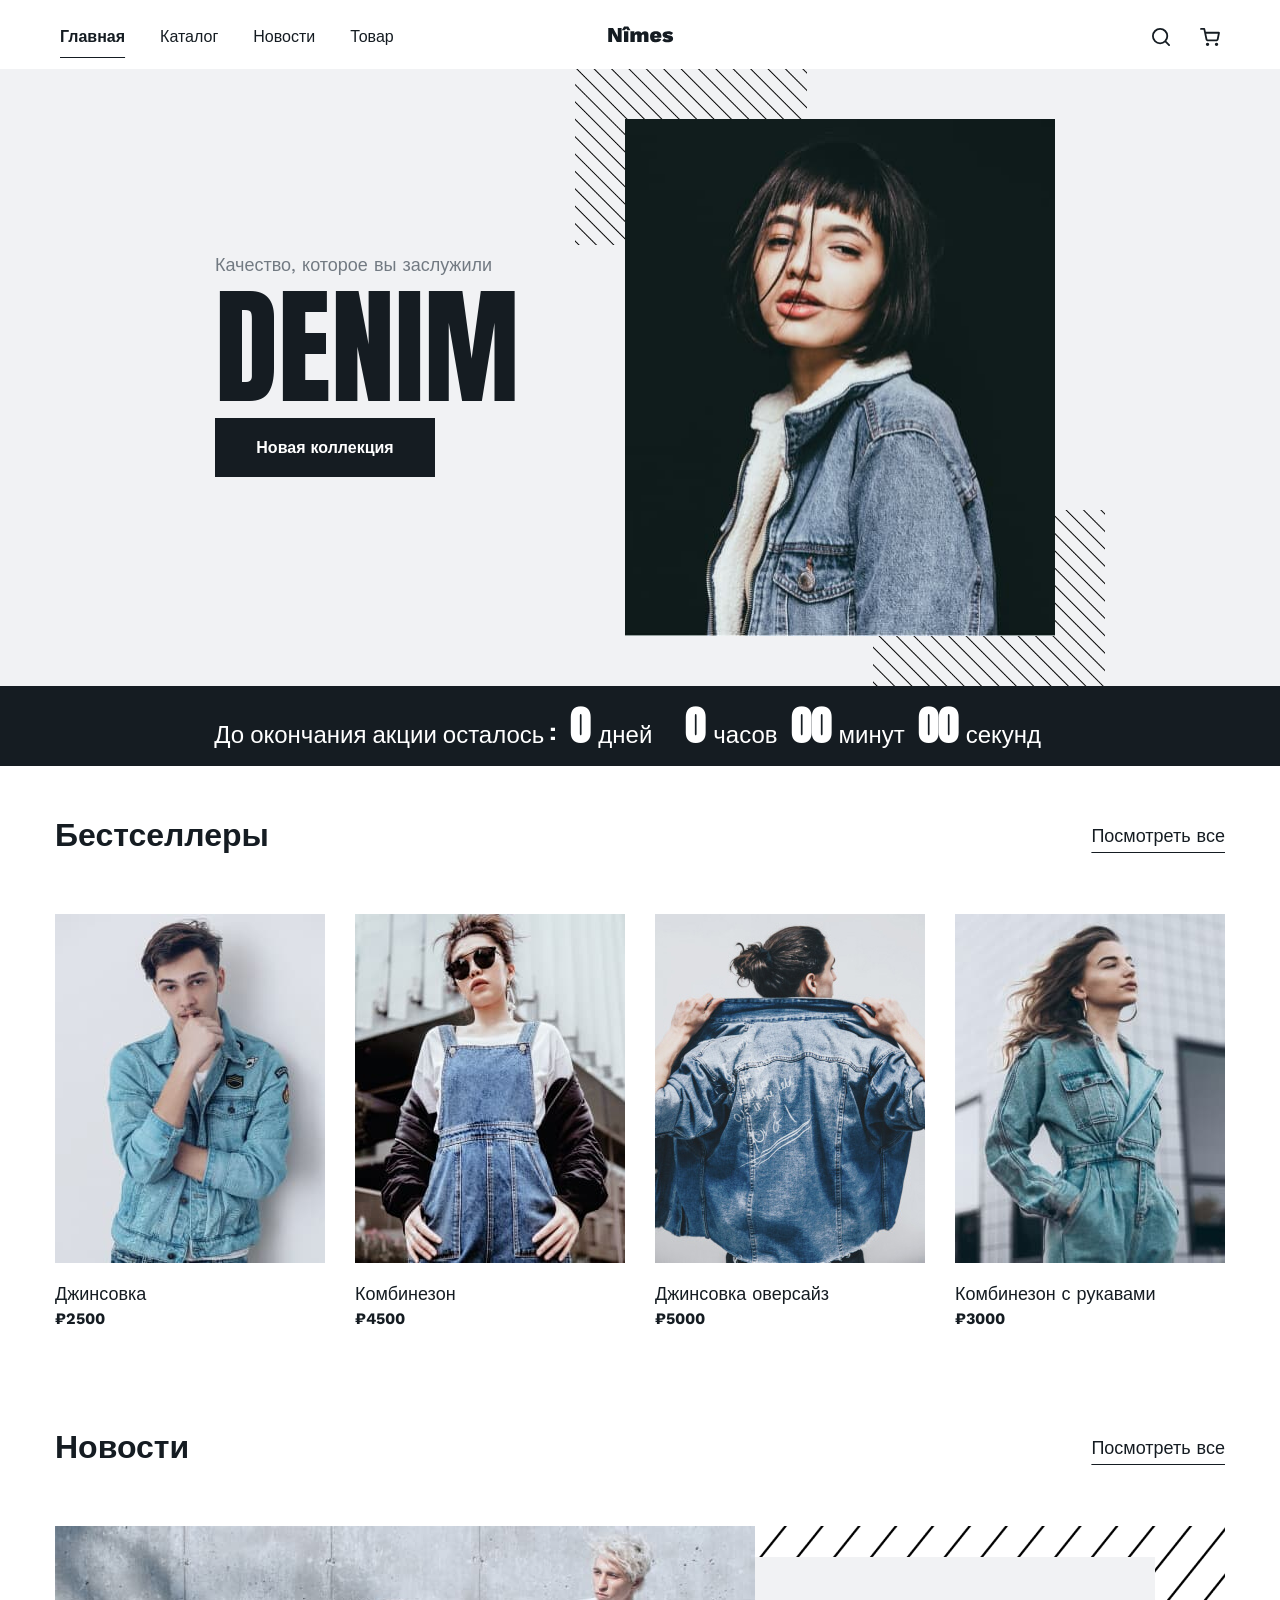
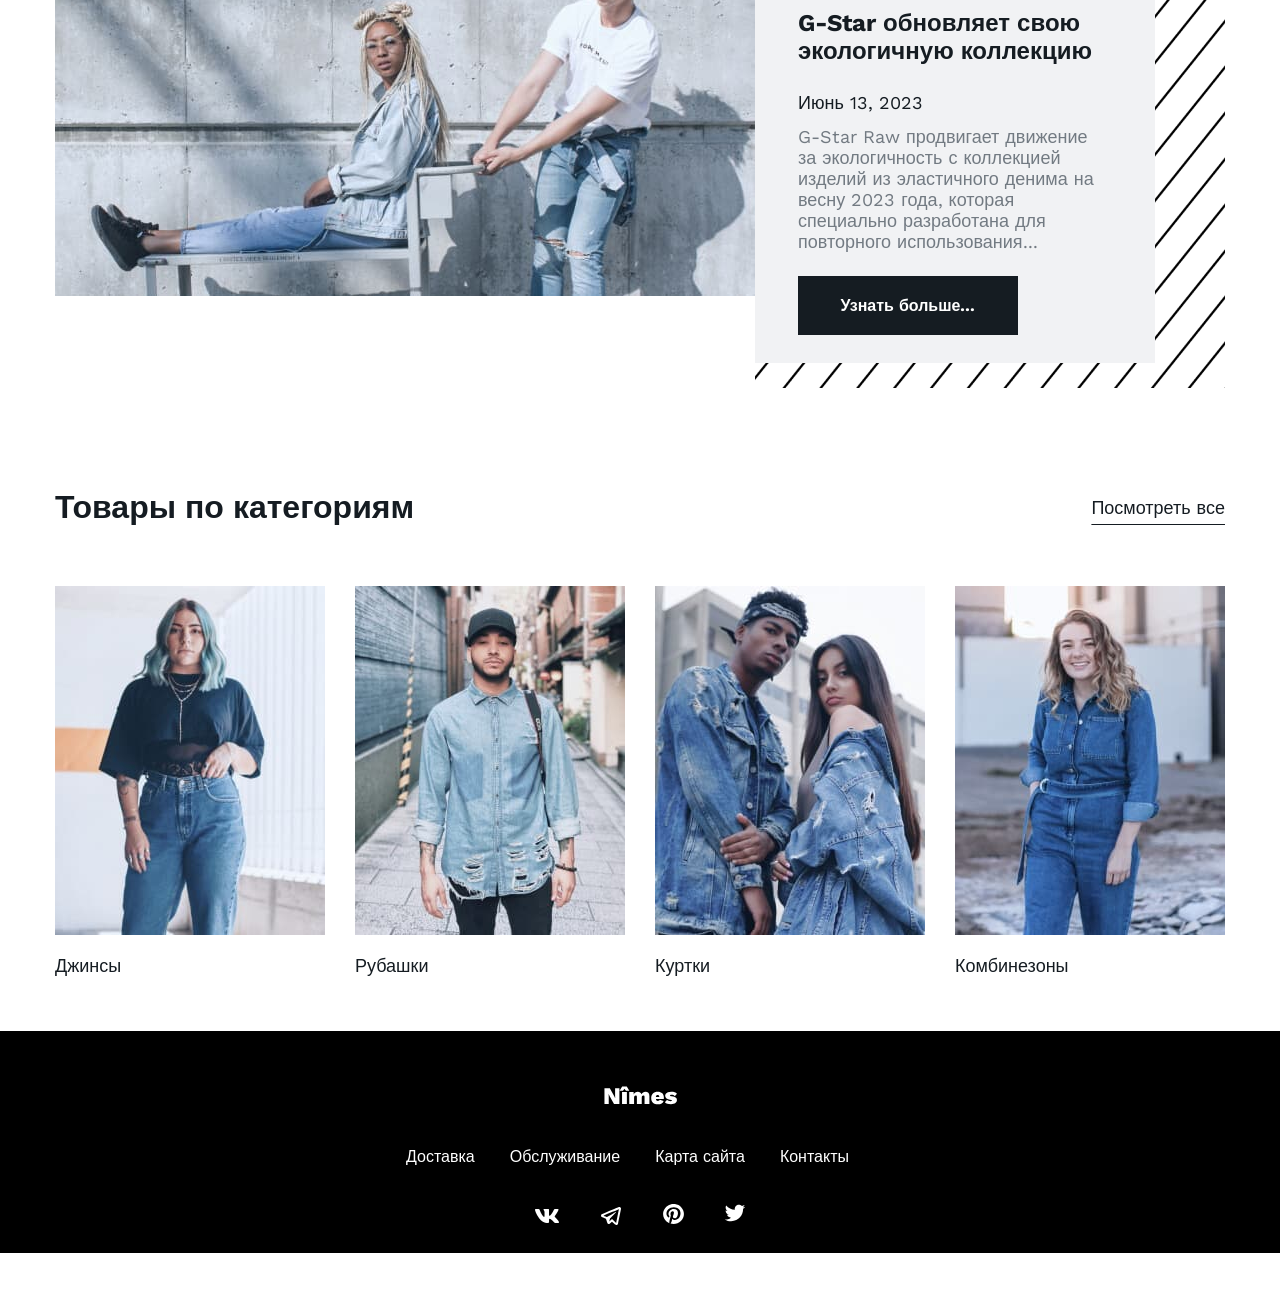
<file: index.html>
<!DOCTYPE html>
<html lang="ru">

<head>
    <meta charset="utf-8">
    <meta name="viewport" content="width=device-width, initial-scale=1">
    <title>Магазин джинсовой одежды Nimes</title>
    <meta name="description"
        content="Официальный сайт магазина джинсовой одежды фирмы Nimes. Каталог женской, мужской и детской одежды.">
    <link rel="stylesheet" href="css/style.css">
    <script src="js/jquery-3.7.0.min.js"></script>
    <script src="js/main.js"></script>
    <script src="js/index.js"></script>

</head>

<body>
    <header class="main-header">
        <nav class="main-header__navigation container">
            <ul class="navigation__list">
                <li class="navigation__item navigation__item--active"><a class="navigation__link"
                        href="index.html">Главная</a></li>
                <li class="navigation__item"><a class="navigation__link" href="catalog.html">Каталог</a></li>
                <li class="navigation__item"><a class="navigation__link" href="news.html">Новости</a></li>
                <li class="navigation__item"><a class="navigation__link" href="product.html">Товар</a></li>
            </ul>
            <a class="navigation__link navigation__link--logo" href="index.html"><img src="images/index/logo.svg"
                    width="75" height="17" alt="Логотип компании."></a>
            <ul class="navigation__list navigation__list--user">
                <li class="navigation__item navigation__item--user"><a class="navigation__link" href="#"> <img
                            src="images/index/search.svg" width="18" height="18" alt="Поиск."><span
                            class="visually-hidden">Поиск</span></a></li>
                <li class="navigation__item navigation__item--user"><a class="navigation__link" href="order.html"><img
                            src="images/index/basket.svg" width="20" height="18" alt="Корзина."><span
                            class="visually-hidden">Корзина</span></a></li>
            </ul>
        </nav>
    </header>
    <main>
        <h1 class="visually-hidden">Джинсовая одежда</h1>
        <section class="banner">
            <div class="container banner__container">
                <div class="banner__text">
                    <h2 class="banner__subtitle">Качество, которое вы заслужили</h2>
                    <p class="banner__slogan">Denim</p>
                    <a class="button" href="catalog.html">Новая коллекция</a>
                </div>
                <div class="banner__image"><img src="images/index/banner.jpg" width="430" height="517"
                        alt="Новая коллекция."></div>

            </div>
        </section>
        <section class="action">
            <div class="actiontext">До окончания акции осталось&nbsp;&#58;
                <div class="actiontimer" data-actionend="2023-06-15T12:00:00">
                    <b>2</b>дня<b>21</b>час<b>18</b>минут<b>16</b><span>секунд</span>
                </div>
            </div>
        </section>
        <section class="index__section  container">
            <div class="section__header">
                <h2 class="subtitle">Бестселлеры</h2>
                <a id="show" class="section__link">Посмотреть все</a>
            </div>
            <ul class="index-catalog">
                <li class="index-catalog__item">
                    <a class="index-catalog__link" href="product.html">
                        <h3 class="index-catalog__subtitle">Джинсовка</h3>
                        <img class="index-catalog__image" src="images/index/best_product_1.jpg" width="270" height="349"
                            alt="Мужская джинсовка.">
                        <b class="price">&#8381;2500</b>
                    </a>
                </li>
                <li class="index-catalog__item">
                    <a class="index-catalog__link" href="product.html">
                        <h3 class="index-catalog__subtitle">Комбинезон</h3>
                        <img class="index-catalog__image" src="images/index/best_product_2.jpg" width="270" height="349"
                            alt="Женский комбинезон.">
                        <b class="price">&#8381;4500</b>
                    </a>
                </li>
                <li class="index-catalog__item">
                    <a class="index-catalog__link" href="product.html">
                        <h3 class="index-catalog__subtitle">Джинсовка оверсайз</h3>
                        <img class="index-catalog__image" src="images/index/best_product_3.jpg" width="270" height="349"
                            alt="Женская джинсовка.">
                        <b class="price">&#8381;5000</b>
                    </a>
                </li>
                <li class="index-catalog__item">
                    <a class="index-catalog__link" href="product.html">
                        <h3 class="index-catalog__subtitle">Комбинезон с рукавами</h3>
                        <img class="index-catalog__image" src="images/index/best_product_4.jpg" width="270" height="349"
                            alt="Светлый женский комбинезон.">
                        <b class="price">&#8381;3000</b>
                    </a>
                </li>
            </ul>
        </section>
        <section id="section_best" class="index__section container">
            <ul class="index-catalog">
                <li class="index-catalog__item">
                    <a class="index-catalog__link" href="product.html">
                        <h3 class="index-catalog__subtitle">Темный комбинезон</h3>
                        <img class="index-catalog__image" src="images/index/best_product_5.jpg" width="270" height="349"
                            alt="Темный комбинезон.">
                        <b class="price">&#8381;4500</b>
                    </a>
                </li>
                <li class="index-catalog__item">
                    <a class="index-catalog__link" href="product.html">
                        <h3 class="index-catalog__subtitle">Джинсовка оверсайз</h3>
                        <img class="index-catalog__image" src="images/index/best_product_6.jpg" width="270" height="349"
                            alt="Светлая джинса.">
                        <b class="price">&#8381;4500</b>
                    </a>
                </li>
                <li class="index-catalog__item">
                    <a class="index-catalog__link" href="product.html">
                        <h3 class="index-catalog__subtitle">Рубашка</h3>
                        <img class="index-catalog__image" src="images/index/best_product_7.jpg" width="270" height="349"
                            alt="Рубашка оверсайз.">
                        <b class="price">&#8381;5000</b>
                    </a>
                </li>
                <li class="index-catalog__item">
                    <a class="index-catalog__link" href="product.html">
                        <h3 class="index-catalog__subtitle">Куртка с потертостями</h3>
                        <img class="index-catalog__image" src="images/index/best_product_8.jpg" width="270" height="349"
                            alt="Модные куртки.">
                        <b class="price">&#8381;3000</b>
                    </a>
                </li>
            </ul>
            <a id="hide" class="section__link">Скрыть</a>
        </section>
        <section class="index__section container">
            <div class="section__header">
                <h2 class="subtitle">Новости</h2>
                <a class="section__link" href="news.html">Посмотреть все</a>
            </div>
            <div class="news__wrapper">
                <div class="news__background">
                    <div class="news__column-text">
                        <h3 class="news__subtitle">G-Star обновляет свою экологичную коллекцию</h3>
                        <time class="news__time" datetime="2023-06-14 11:00">Июнь 13, 2023</time>
                        <p class="news__text">G-Star Raw продвигает движение за экологичность с коллекцией изделий из
                            эластичного денима на весну 2023 года, которая специально разработана для повторного
                            использования...</p>
                        <a class="button" href="news.html">Узнать больше…</a>
                    </div>
                </div>
                <img class="news__image" src="images/index/news_foto.jpg" width="700" height="370"
                    alt="Парень с девушкой на удице в одежде Nimes.">
            </div>
            </ul>
        </section>
        <section class="index__section container">
            <div class="section__header">
                <h2 class="subtitle">Товары по категориям</h2>
                <a class="section__link" href="catalog.html">Посмотреть все</a>
            </div>
            <ul class="index-catalog">
                <li class="index-catalog__item">
                    <a class="index-catalog__link" href="product.html">
                        <h3 class="index-catalog__subtitle">Джинсы</h3>
                        <img class="index-catalog__image" src="images/index/category_product_1.jpg" width="270"
                            height="349" alt="Девушка в джинсах.">
                    </a>
                </li>
                <li class="index-catalog__item">
                    <a class="index-catalog__link" href="product.html">
                        <h3 class="index-catalog__subtitle">Рубашки</h3>
                        <img class="index-catalog__image" src="images/index/category_product_2.jpg" width="270"
                            height="349" alt="Парень в джинсовой рубашке.">
                    </a>
                </li>
                <li class="index-catalog__item">
                    <a class="index-catalog__link" href="product.html">
                        <h3 class="index-catalog__subtitle">Куртки</h3>
                        <img class="index-catalog__image" src="images/index/category_product_3.jpg" width="270"
                            height="349" alt="Пара в джинсовках.">
                    </a>
                </li>
                <li class="index-catalog__item">
                    <a class="index-catalog__link" href="product.html">
                        <h3 class="index-catalog__subtitle">Комбинезоны</h3>
                        <img class="index-catalog__image" src="images/index/category_product_4.jpg" width="270"
                            height="349" alt="Девушка в комбинезоне.">
                    </a>
                </li>
            </ul>
        </section>
    </main>
    <footer>
        <h2 class="visually-hidden">Дополнительная информация о нас</h2>
        <nav class="footer__navigation container">
            <a class="footer__logo" href="index.html"><img src="images/index/logo-footer.svg" width="73" height="19"
                    alt="Логотип компании."></a>
            <ul class="navigation__list navigation__list--footer">
                <li class="navigation__item navigation__item--footer">Доставка</li>
                <li class="navigation__item navigation__item--footer">Обслуживание</li>
                <li class="navigation__item navigation__item--footer">Карта сайта</li>
                <li class="navigation__item navigation__item--footer">Контакты</li>
            </ul>
            <ul class="social__list">
                <li class="social__item">
                    <a class="social__link" href="#">
                        <span class="visually-hidden">Вконтакте</span>
                        <img src="images/index/icons8-vk-24.png" width="24" height="24" alt="Иконка Вконтакте.">
                    </a>
                </li>
                <li class="social__item">
                    <a class="social__link" href="#">
                        <span class="visually-hidden">Телеграм</span>
                        <svg xmlns="http://www.w3.org/2000/svg" viewBox="0 0 24 24" width="24" height="24"
                            fill="currentColor">
                            <path
                                d="M 20.302734 2.984375 C 20.013769 2.996945 19.748583 3.080055 19.515625 3.171875 C 19.300407 3.256634 18.52754 3.5814726 17.296875 4.0976562 C 16.06621 4.61384 14.435476 5.2982348 12.697266 6.0292969 C 9.2208449 7.4914211 5.314238 9.1361259 3.3125 9.9785156 C 3.243759 10.007156 2.9645852 10.092621 2.65625 10.328125 C 2.3471996 10.564176 2.0039062 11.076462 2.0039062 11.636719 C 2.0039062 12.088671 2.2295201 12.548966 2.5019531 12.8125 C 2.7743861 13.076034 3.0504903 13.199244 3.28125 13.291016 L 3.28125 13.289062 C 4.0612776 13.599827 6.3906939 14.531938 6.9453125 14.753906 C 7.1420423 15.343433 7.9865895 17.867278 8.1875 18.501953 L 8.1855469 18.501953 C 8.3275588 18.951162 8.4659791 19.243913 8.6582031 19.488281 C 8.7543151 19.610465 8.8690398 19.721184 9.0097656 19.808594 C 9.0637596 19.842134 9.1235454 19.868148 9.1835938 19.892578 C 9.191962 19.896131 9.2005867 19.897012 9.2089844 19.900391 L 9.1855469 19.894531 C 9.2029579 19.901531 9.2185841 19.911859 9.2363281 19.917969 C 9.2652427 19.927926 9.2852873 19.927599 9.3242188 19.935547 C 9.4612233 19.977694 9.5979794 20.005859 9.7246094 20.005859 C 10.26822 20.005859 10.601562 19.710937 10.601562 19.710938 L 10.623047 19.695312 L 12.970703 17.708984 L 15.845703 20.369141 C 15.898217 20.443289 16.309604 21 17.261719 21 C 17.829844 21 18.279025 20.718791 18.566406 20.423828 C 18.853787 20.128866 19.032804 19.82706 19.113281 19.417969 L 19.115234 19.416016 C 19.179414 19.085834 21.931641 5.265625 21.931641 5.265625 L 21.925781 5.2890625 C 22.011441 4.9067171 22.036735 4.5369631 21.935547 4.1601562 C 21.834358 3.7833495 21.561271 3.4156252 21.232422 3.2226562 C 20.903572 3.0296874 20.591699 2.9718046 20.302734 2.984375 z M 19.908203 5.1738281 C 19.799442 5.7198576 17.33401 18.105877 17.181641 18.882812 L 13.029297 15.041016 L 10.222656 17.414062 L 11 14.375 C 11 14.375 16.362547 8.9468594 16.685547 8.6308594 C 16.945547 8.3778594 17 8.2891719 17 8.2011719 C 17 8.0841719 16.939781 8 16.800781 8 C 16.675781 8 16.506016 8.1197812 16.416016 8.1757812 C 15.272368 8.8887854 10.401283 11.664685 8.0058594 13.027344 C 7.8617016 12.96954 5.6973962 12.100458 4.53125 11.634766 C 6.6055146 10.76177 10.161156 9.2658083 13.472656 7.8730469 C 15.210571 7.142109 16.840822 6.4570977 18.070312 5.9414062 C 19.108158 5.5060977 19.649538 5.2807035 19.908203 5.1738281 z M 17.152344 19.025391 C 17.152344 19.025391 17.154297 19.025391 17.154297 19.025391 C 17.154252 19.025621 17.152444 19.03095 17.152344 19.03125 C 17.153615 19.024789 17.15139 19.03045 17.152344 19.025391 z" />
                        </svg>
                    </a>
                </li>
                <li class="social__item">
                    <a class="social__link" href="#">
                        <span class="visually-hidden">Пинтерест</span>
                        <svg width="21" height="21" viewBox="0 0 21 21" fill="currentColor"
                            xmlns="http://www.w3.org/2000/svg">
                            <path
                                d="M11.9277 0.094077C9.43524 -0.235068 6.90293 0.312629 4.79833 1.63604C2.69372 2.95944 1.15897 4.96918 0.477463 7.29414C-0.204044 9.61911 0.0137216 12.1023 1.09055 14.2851C2.16738 16.468 4.03054 18.2031 6.336 19.1701C6.27366 18.4019 6.33088 17.6291 6.5058 16.8771C6.6985 16.0381 7.8558 11.4141 7.8558 11.4141C7.62535 10.9182 7.51018 10.38 7.5183 9.83708C7.5183 8.35208 8.41101 7.24408 9.52142 7.24408C9.72091 7.24129 9.91868 7.27977 10.1013 7.35691C10.2839 7.43404 10.4471 7.54802 10.5797 7.6911C10.7123 7.83418 10.8113 8.00299 10.8699 8.18607C10.9285 8.36914 10.9454 8.56219 10.9193 8.75208C10.9193 9.65208 10.3173 11.0141 10.0027 12.2921C9.9405 12.5265 9.93656 12.7716 9.99116 13.0077C10.0458 13.2438 10.1574 13.4643 10.317 13.6514C10.4766 13.8385 10.6798 13.987 10.9102 14.0849C11.1406 14.1828 11.3917 14.2274 11.6433 14.2151C13.6204 14.2151 14.9454 11.7841 14.9454 8.91408C14.9454 6.71408 13.4277 5.06608 10.6298 5.06608C9.96035 5.04111 9.29265 5.147 8.66718 5.37733C8.04172 5.60766 7.47154 5.95762 6.99127 6.40597C6.51099 6.85431 6.13065 7.39168 5.87332 7.98545C5.61599 8.57922 5.48706 9.21701 5.49434 9.86008C5.46451 10.5734 5.70424 11.273 6.16934 11.8301C6.25625 11.8924 6.31971 11.9801 6.35014 12.08C6.38058 12.1799 6.37635 12.2867 6.33809 12.3841C6.29017 12.5681 6.16934 13.0071 6.12142 13.1681C6.11145 13.2227 6.08827 13.2743 6.05374 13.3187C6.0192 13.3631 5.97428 13.3991 5.9226 13.4238C5.87091 13.4486 5.81391 13.4613 5.75617 13.461C5.69843 13.4607 5.64157 13.4473 5.59017 13.4221C4.1485 12.8681 3.46934 11.3451 3.46934 9.60608C3.46934 6.75908 5.95267 3.35108 10.9214 3.35108C14.8756 3.35108 17.5048 6.12808 17.5048 9.09808C17.5048 13.0071 15.237 15.9461 11.886 15.9461C11.3852 15.9614 10.8884 15.8553 10.4416 15.6375C9.99475 15.4198 9.61236 15.0973 9.32976 14.7001C9.32976 14.7001 8.72767 17.0161 8.60892 17.4541C8.36652 18.2108 8.00883 18.9289 7.54746 19.5851C8.50892 19.8651 9.50788 20.0051 10.512 20.0011C11.8804 20.0021 13.2354 19.7441 14.4997 19.2417C15.764 18.7392 16.9126 18.0024 17.8798 17.0732C18.847 16.144 19.6138 15.0408 20.1363 13.8268C20.6587 12.6127 20.9266 11.3117 20.9245 9.99808C20.9233 7.58308 20.0118 5.25007 18.3585 3.42986C16.7052 1.60964 14.4218 0.425141 11.9298 0.095077L11.9277 0.094077Z"
                                fill="currentColor" />
                        </svg>
                    </a>
                </li>
                <li class="social__item">
                    <a class="social__link" href="#">
                        <span class="visually-hidden">Твиттер</span>
                        <svg width="22" height="18" viewBox="0 0 22 18" fill="currentColor"
                            xmlns="http://www.w3.org/2000/svg">
                            <path
                                d="M21.1623 2.65593C20.3989 2.99362 19.5893 3.2154 18.7603 3.31393C19.6341 2.79136 20.288 1.96894 20.6003 0.999927C19.7803 1.48793 18.8813 1.82993 17.9443 2.01493C17.3149 1.34151 16.4807 0.89489 15.5713 0.744511C14.6618 0.594133 13.7282 0.748418 12.9156 1.18338C12.1029 1.61834 11.4567 2.30961 11.0774 3.14972C10.6981 3.98983 10.607 4.93171 10.8183 5.82893C9.15541 5.74558 7.52863 5.31345 6.04358 4.56059C4.55854 3.80773 3.24843 2.75097 2.1983 1.45893C1.82659 2.09738 1.63125 2.82315 1.6323 3.56193C1.6323 5.01193 2.3703 6.29293 3.4923 7.04293C2.82831 7.02202 2.17893 6.84271 1.5983 6.51993V6.57193C1.5985 7.53763 1.93267 8.47354 2.54414 9.22099C3.15562 9.96843 4.00678 10.4814 4.9533 10.6729C4.33691 10.84 3.6906 10.8646 3.0633 10.7449C3.33016 11.5762 3.8503 12.3031 4.55089 12.824C5.25147 13.3449 6.09743 13.6337 6.9703 13.6499C6.10278 14.3313 5.10947 14.8349 4.04718 15.1321C2.98488 15.4293 1.87442 15.5142 0.779297 15.3819C2.69099 16.6114 4.91639 17.264 7.1893 17.2619C14.8823 17.2619 19.0893 10.8889 19.0893 5.36193C19.0893 5.18193 19.0843 4.99993 19.0763 4.82193C19.8952 4.23009 20.6019 3.49695 21.1633 2.65693L21.1623 2.65593Z"
                                fill="currentColor" />
                        </svg>
                    </a>
                </li>
            </ul>
        </nav>
    </footer>
</body>

</html>
</file>
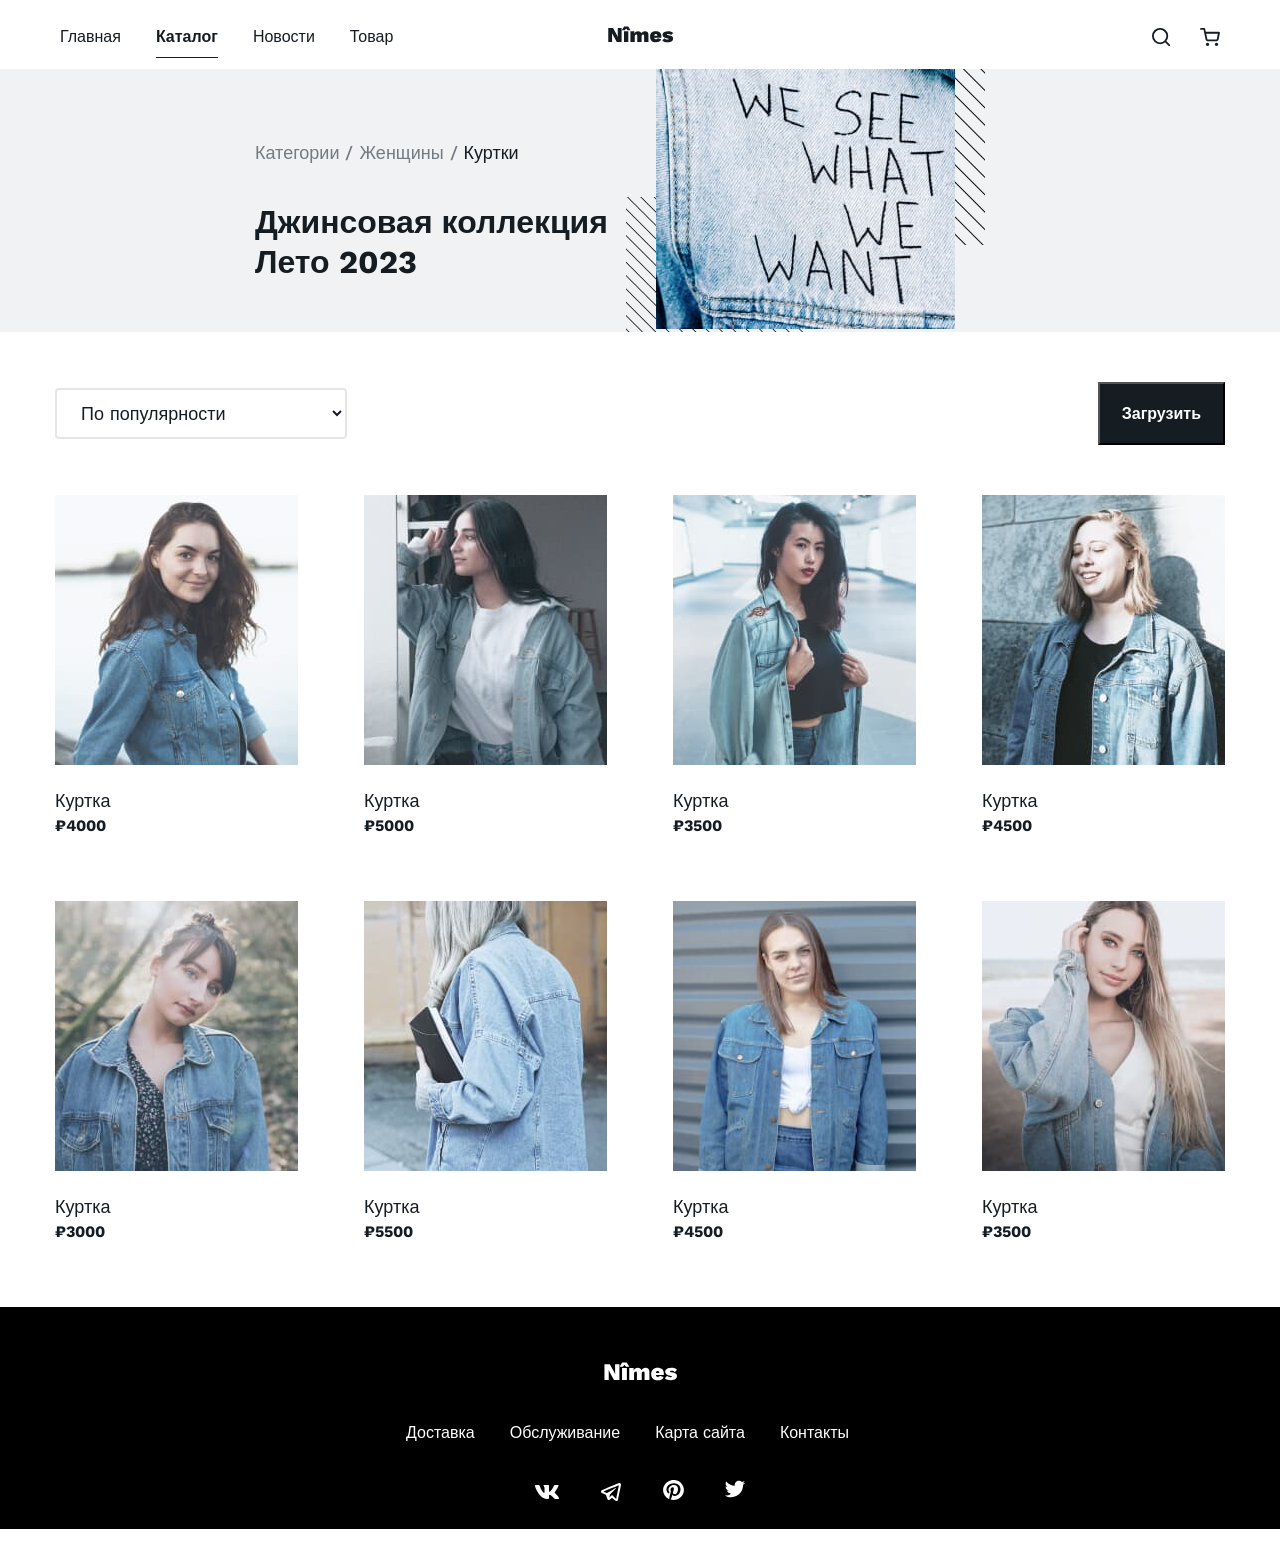
<file: catalog.html>
<!DOCTYPE html>
<html lang="ru">

<head>
    <meta charset="utf-8">
    <meta name="viewport" content="width=device-width, initial-scale=1">
    <title>Каталог джинсовой одежды фирмы Nimes</title>
    <meta name="description"
        content="Каталог женской и мужской джинсовой одежды Nimes. Джинсы, комбинезоны, джинсовки в наличии. Большой выбор моделей.">
    <link rel="stylesheet" href="css/style.css">
    <script src="js/jquery-3.7.0.min.js"></script>
    <script src="js/main.js"></script>
    <script src="js/catalog.js"></script>
</head>

<body>
    <header class="main-header">
        <nav class="main-header__navigation container">
            <ul class="navigation__list">
                <li class="navigation__item "><a class="navigation__link" href="index.html">Главная</a></li>
                <li class="navigation__item navigation__item--active"><a class="navigation__link"
                        href="catalog.html">Каталог</a></li>
                <li class="navigation__item"><a class="navigation__link" href="news.html">Новости</a></li>
                <li class="navigation__item"><a class="navigation__link" href="product.html">Товар</a></li>
            </ul>
            <a class="navigation__link navigation__link--logo" href="index.html"><img src="images/index/logo.svg"
                    width="75" height="17" alt="Логотип компании."></a>
            <ul class="navigation__list navigation__list--user">
                <li class="navigation__item navigation__item--user"><a class="navigation__link" href="#"> <img
                            src="images/index/search.svg" width="18" height="18" alt="Поиск."><span
                            class="visually-hidden">Поиск</span></a></li>
                <li class="navigation__item navigation__item--user"><a class="navigation__link" href="order.html"><img
                            src="images/index/basket.svg" width="20" height="18" alt="Корзина."><span
                            class="visually-hidden">Корзина</span></a></li>
            </ul>
        </nav>
    </header>
    <main>
        <h1 class="visually-hidden">Каталог джинсовой одежды</h1>
        <section class="catalog__banner">
            <div class="container banner__container">
                <div class="catalog-banner__text">
                    <ul class="breadcrumbs">
                        <li><a class="breadcrumbs__link" href="index.html">Категории&nbsp;/</a></li>
                        <li><a class="breadcrumbs__link" href="index.html">&nbsp;Женщины&nbsp;/</a></li>
                        <li><a class="breadcrumbs__link breadcrumbs__link--active" href="#">&nbsp;Куртки&nbsp;</a></li>
                    </ul>
                    <p class="catalog__slogan">Джинсовая коллекция</p>
                    <p class="catalog__slogan">Лето 2023</p>
                </div>
                <div class="catalog-banner__image"><img src="images/catalog/catalog-banner.jpg" width="299" height="260"
                        alt="Новая коллекция."></div>
            </div>
        </section>
        <section class="catalog container">
            <h2 class="visually-hidden">Куртки</h2>
            <div class="filter">
                <select class="catalog-filters">
                    <option>По популярности</option>
                    <option>По возрастанию цены</option>
                    <option>По убыванию цены</option>
                    <option>По новинкам</option>
                    <option>По скидкам</option>
                </select>
                <button id="show" class="button button__in" href="news.html">Загрузить</button>
            </div>

            <ul class="catalog__list">
                <li class="catalog__item">
                    <a class="catalog__link" href="product.html">
                        <h3 class="catalog__subtitle">Куртка</h3>
                        <img class="catalog__image" src="images/catalog/catalog_product_1.jpg" width="243" height="270"
                            alt="Девушка на фоне реки.">
                        <b class="price">&#8381;4000</b>
                    </a>
                </li>
                <li class="catalog__item">
                    <a class="catalog__link" href="product.html">
                        <h3 class="catalog__subtitle">Куртка</h3>
                        <img class="catalog__image" src="images/catalog/catalog_product_2.jpg" width="243" height="270"
                            alt="Девушка в джинсовой рубашке.">
                        <b class="price">&#8381;5000</b>
                    </a>
                </li>
                <li class="catalog__item">
                    <a class="catalog__link" href="product.html">
                        <h3 class="catalog__subtitle">Куртка</h3>
                        <img class="catalog__image" src="images/catalog/catalog_product_3.jpg" width="243" height="270"
                            alt="Девушка в джинсовке.">
                        <b class="price">&#8381;3500</b>
                    </a>
                </li>
                <li class="catalog__item">
                    <a class="catalog__link" href="product.html">
                        <h3 class="catalog__subtitle">Куртка</h3>
                        <img class="catalog__image" src="images/catalog/catalog_product_4.jpg" width="243" height="270"
                            alt="Улыбающаяся девушка.">
                        <b class="price">&#8381;4500</b>
                    </a>
                </li>
                <li class="catalog__item">
                    <a class="catalog__link" href="product.html">
                        <h3 class="catalog__subtitle">Куртка</h3>
                        <img class="catalog__image" src="images/catalog/catalog_product_5.jpg" width="243" height="270"
                            alt="Улыбающаяся девушка.">
                        <b class="price">&#8381;3000</b>
                    </a>
                </li>
                <li class="catalog__item">
                    <a class="catalog__link" href="product.html">
                        <h3 class="catalog__subtitle">Куртка</h3>
                        <img class="catalog__image" src="images/catalog/catalog_product_6.jpg" width="243" height="270"
                            alt="Улыбающаяся девушка в джинсовой рубашке.">
                        <b class="price">&#8381;5500</b>
                    </a>
                </li>
                <li class="catalog__item">
                    <a class="catalog__link" href="product.html">
                        <h3 class="catalog__subtitle">Куртка</h3>
                        <img class="catalog__image" src="images/catalog/catalog_product_7.jpg" width="243" height="270"
                            alt="девушка в джинсовке.">
                        <b class="price">&#8381;4500</b>
                    </a>
                </li>
                <li class="catalog__item">
                    <a class="catalog__link" href="product.html">
                        <h3 class="catalog__subtitle">Куртка</h3>
                        <img class="catalog__image" src="images/catalog/catalog_product_8.jpg" width="243" height="270"
                            alt="Девушка в комбинезоне.">
                        <b class="price">&#8381;3500</b>
                    </a>
                </li>
            </ul>


            <ul id="section_catalog" class="catalog__list">
                <li class="catalog__item">
                    <a class="catalog__link" href="product.html">
                        <h3 class="catalog__subtitle">Куртка</h3>
                        <img class="catalog__image" src="images/catalog/catalog_product_3.jpg" width="243" height="270"
                            alt="Девушка в джинсовке.">
                        <b class="price">&#8381;3500</b>
                    </a>
                </li>
                <li class="catalog__item">
                    <a class="catalog__link" href="product.html">
                        <h3 class="catalog__subtitle">Куртка</h3>
                        <img class="catalog__image" src="images/catalog/catalog_product_4.jpg" width="243" height="270"
                            alt="Улыбающаяся девушка.">
                        <b class="price">&#8381;4500</b>
                    </a>
                </li>
                <li class="catalog__item">
                    <a class="catalog__link" href="product.html">
                        <h3 class="catalog__subtitle">Куртка</h3>
                        <img class="catalog__image" src="images/catalog/catalog_product_5.jpg" width="243" height="270"
                            alt="Улыбающаяся девушка.">
                        <b class="price">&#8381;3000</b>
                    </a>
                </li>
                <li class="catalog__item">
                    <a class="catalog__link" href="product.html">
                        <h3 class="catalog__subtitle">Куртка</h3>
                        <img class="catalog__image" src="images/catalog/catalog_product_2.jpg" width="243" height="270"
                            alt="Девушка в джинсовой рубашке.">
                        <b class="price">&#8381;5000</b>
                    </a>
                </li>
                <li class="catalog__item catalog__item--hide">
                    <a id="hide-2" class="section__link">Скрыть</a>
                </li>
            </ul>
        </section>
    </main>

    <footer>
        <h2 class="visually-hidden">Дополнительная информация о нас</h2>
        <nav class="footer__navigation container">
            <a class="footer__logo" href="index.html"><img src="images/index/logo-footer.svg" width="73" height="19"
                    alt="Логотип компании."></a>
            <ul class="navigation__list navigation__list--footer">
                <li class="navigation__item navigation__item--footer">Доставка</li>
                <li class="navigation__item navigation__item--footer">Обслуживание</li>
                <li class="navigation__item navigation__item--footer">Карта сайта</li>
                <li class="navigation__item navigation__item--footer">Контакты</li>
            </ul>
            <ul class="social__list">
                <li class="social__item">
                    <a class="social__link" href="#">
                        <span class="visually-hidden">Вконтакте</span>
                        <img src="images/index/icons8-vk-24.png" width="24" height="24" alt="Иконка Вконтакте.">
                    </a>
                </li>
                <li class="social__item">
                    <a class="social__link" href="#">
                        <span class="visually-hidden">Телеграм</span>
                        <svg xmlns="http://www.w3.org/2000/svg" viewBox="0 0 24 24" width="24" height="24"
                            fill="currentColor">
                            <path
                                d="M 20.302734 2.984375 C 20.013769 2.996945 19.748583 3.080055 19.515625 3.171875 C 19.300407 3.256634 18.52754 3.5814726 17.296875 4.0976562 C 16.06621 4.61384 14.435476 5.2982348 12.697266 6.0292969 C 9.2208449 7.4914211 5.314238 9.1361259 3.3125 9.9785156 C 3.243759 10.007156 2.9645852 10.092621 2.65625 10.328125 C 2.3471996 10.564176 2.0039062 11.076462 2.0039062 11.636719 C 2.0039062 12.088671 2.2295201 12.548966 2.5019531 12.8125 C 2.7743861 13.076034 3.0504903 13.199244 3.28125 13.291016 L 3.28125 13.289062 C 4.0612776 13.599827 6.3906939 14.531938 6.9453125 14.753906 C 7.1420423 15.343433 7.9865895 17.867278 8.1875 18.501953 L 8.1855469 18.501953 C 8.3275588 18.951162 8.4659791 19.243913 8.6582031 19.488281 C 8.7543151 19.610465 8.8690398 19.721184 9.0097656 19.808594 C 9.0637596 19.842134 9.1235454 19.868148 9.1835938 19.892578 C 9.191962 19.896131 9.2005867 19.897012 9.2089844 19.900391 L 9.1855469 19.894531 C 9.2029579 19.901531 9.2185841 19.911859 9.2363281 19.917969 C 9.2652427 19.927926 9.2852873 19.927599 9.3242188 19.935547 C 9.4612233 19.977694 9.5979794 20.005859 9.7246094 20.005859 C 10.26822 20.005859 10.601562 19.710937 10.601562 19.710938 L 10.623047 19.695312 L 12.970703 17.708984 L 15.845703 20.369141 C 15.898217 20.443289 16.309604 21 17.261719 21 C 17.829844 21 18.279025 20.718791 18.566406 20.423828 C 18.853787 20.128866 19.032804 19.82706 19.113281 19.417969 L 19.115234 19.416016 C 19.179414 19.085834 21.931641 5.265625 21.931641 5.265625 L 21.925781 5.2890625 C 22.011441 4.9067171 22.036735 4.5369631 21.935547 4.1601562 C 21.834358 3.7833495 21.561271 3.4156252 21.232422 3.2226562 C 20.903572 3.0296874 20.591699 2.9718046 20.302734 2.984375 z M 19.908203 5.1738281 C 19.799442 5.7198576 17.33401 18.105877 17.181641 18.882812 L 13.029297 15.041016 L 10.222656 17.414062 L 11 14.375 C 11 14.375 16.362547 8.9468594 16.685547 8.6308594 C 16.945547 8.3778594 17 8.2891719 17 8.2011719 C 17 8.0841719 16.939781 8 16.800781 8 C 16.675781 8 16.506016 8.1197812 16.416016 8.1757812 C 15.272368 8.8887854 10.401283 11.664685 8.0058594 13.027344 C 7.8617016 12.96954 5.6973962 12.100458 4.53125 11.634766 C 6.6055146 10.76177 10.161156 9.2658083 13.472656 7.8730469 C 15.210571 7.142109 16.840822 6.4570977 18.070312 5.9414062 C 19.108158 5.5060977 19.649538 5.2807035 19.908203 5.1738281 z M 17.152344 19.025391 C 17.152344 19.025391 17.154297 19.025391 17.154297 19.025391 C 17.154252 19.025621 17.152444 19.03095 17.152344 19.03125 C 17.153615 19.024789 17.15139 19.03045 17.152344 19.025391 z" />
                        </svg>
                    </a>
                </li>
                <li class="social__item">
                    <a class="social__link" href="#">
                        <span class="visually-hidden">Пинтерест</span>
                        <svg width="21" height="21" viewBox="0 0 21 21" fill="currentColor"
                            xmlns="http://www.w3.org/2000/svg">
                            <path
                                d="M11.9277 0.094077C9.43524 -0.235068 6.90293 0.312629 4.79833 1.63604C2.69372 2.95944 1.15897 4.96918 0.477463 7.29414C-0.204044 9.61911 0.0137216 12.1023 1.09055 14.2851C2.16738 16.468 4.03054 18.2031 6.336 19.1701C6.27366 18.4019 6.33088 17.6291 6.5058 16.8771C6.6985 16.0381 7.8558 11.4141 7.8558 11.4141C7.62535 10.9182 7.51018 10.38 7.5183 9.83708C7.5183 8.35208 8.41101 7.24408 9.52142 7.24408C9.72091 7.24129 9.91868 7.27977 10.1013 7.35691C10.2839 7.43404 10.4471 7.54802 10.5797 7.6911C10.7123 7.83418 10.8113 8.00299 10.8699 8.18607C10.9285 8.36914 10.9454 8.56219 10.9193 8.75208C10.9193 9.65208 10.3173 11.0141 10.0027 12.2921C9.9405 12.5265 9.93656 12.7716 9.99116 13.0077C10.0458 13.2438 10.1574 13.4643 10.317 13.6514C10.4766 13.8385 10.6798 13.987 10.9102 14.0849C11.1406 14.1828 11.3917 14.2274 11.6433 14.2151C13.6204 14.2151 14.9454 11.7841 14.9454 8.91408C14.9454 6.71408 13.4277 5.06608 10.6298 5.06608C9.96035 5.04111 9.29265 5.147 8.66718 5.37733C8.04172 5.60766 7.47154 5.95762 6.99127 6.40597C6.51099 6.85431 6.13065 7.39168 5.87332 7.98545C5.61599 8.57922 5.48706 9.21701 5.49434 9.86008C5.46451 10.5734 5.70424 11.273 6.16934 11.8301C6.25625 11.8924 6.31971 11.9801 6.35014 12.08C6.38058 12.1799 6.37635 12.2867 6.33809 12.3841C6.29017 12.5681 6.16934 13.0071 6.12142 13.1681C6.11145 13.2227 6.08827 13.2743 6.05374 13.3187C6.0192 13.3631 5.97428 13.3991 5.9226 13.4238C5.87091 13.4486 5.81391 13.4613 5.75617 13.461C5.69843 13.4607 5.64157 13.4473 5.59017 13.4221C4.1485 12.8681 3.46934 11.3451 3.46934 9.60608C3.46934 6.75908 5.95267 3.35108 10.9214 3.35108C14.8756 3.35108 17.5048 6.12808 17.5048 9.09808C17.5048 13.0071 15.237 15.9461 11.886 15.9461C11.3852 15.9614 10.8884 15.8553 10.4416 15.6375C9.99475 15.4198 9.61236 15.0973 9.32976 14.7001C9.32976 14.7001 8.72767 17.0161 8.60892 17.4541C8.36652 18.2108 8.00883 18.9289 7.54746 19.5851C8.50892 19.8651 9.50788 20.0051 10.512 20.0011C11.8804 20.0021 13.2354 19.7441 14.4997 19.2417C15.764 18.7392 16.9126 18.0024 17.8798 17.0732C18.847 16.144 19.6138 15.0408 20.1363 13.8268C20.6587 12.6127 20.9266 11.3117 20.9245 9.99808C20.9233 7.58308 20.0118 5.25007 18.3585 3.42986C16.7052 1.60964 14.4218 0.425141 11.9298 0.095077L11.9277 0.094077Z"
                                fill="currentColor" />
                        </svg>
                    </a>
                </li>
                <li class="social__item">
                    <a class="social__link" href="#">
                        <span class="visually-hidden">Твиттер</span>
                        <svg width="22" height="18" viewBox="0 0 22 18" fill="currentColor"
                            xmlns="http://www.w3.org/2000/svg">
                            <path
                                d="M21.1623 2.65593C20.3989 2.99362 19.5893 3.2154 18.7603 3.31393C19.6341 2.79136 20.288 1.96894 20.6003 0.999927C19.7803 1.48793 18.8813 1.82993 17.9443 2.01493C17.3149 1.34151 16.4807 0.89489 15.5713 0.744511C14.6618 0.594133 13.7282 0.748418 12.9156 1.18338C12.1029 1.61834 11.4567 2.30961 11.0774 3.14972C10.6981 3.98983 10.607 4.93171 10.8183 5.82893C9.15541 5.74558 7.52863 5.31345 6.04358 4.56059C4.55854 3.80773 3.24843 2.75097 2.1983 1.45893C1.82659 2.09738 1.63125 2.82315 1.6323 3.56193C1.6323 5.01193 2.3703 6.29293 3.4923 7.04293C2.82831 7.02202 2.17893 6.84271 1.5983 6.51993V6.57193C1.5985 7.53763 1.93267 8.47354 2.54414 9.22099C3.15562 9.96843 4.00678 10.4814 4.9533 10.6729C4.33691 10.84 3.6906 10.8646 3.0633 10.7449C3.33016 11.5762 3.8503 12.3031 4.55089 12.824C5.25147 13.3449 6.09743 13.6337 6.9703 13.6499C6.10278 14.3313 5.10947 14.8349 4.04718 15.1321C2.98488 15.4293 1.87442 15.5142 0.779297 15.3819C2.69099 16.6114 4.91639 17.264 7.1893 17.2619C14.8823 17.2619 19.0893 10.8889 19.0893 5.36193C19.0893 5.18193 19.0843 4.99993 19.0763 4.82193C19.8952 4.23009 20.6019 3.49695 21.1633 2.65693L21.1623 2.65593Z"
                                fill="currentColor" />
                        </svg>
                    </a>
                </li>
            </ul>
        </nav>


    </footer>

</body>

</html>
</file>
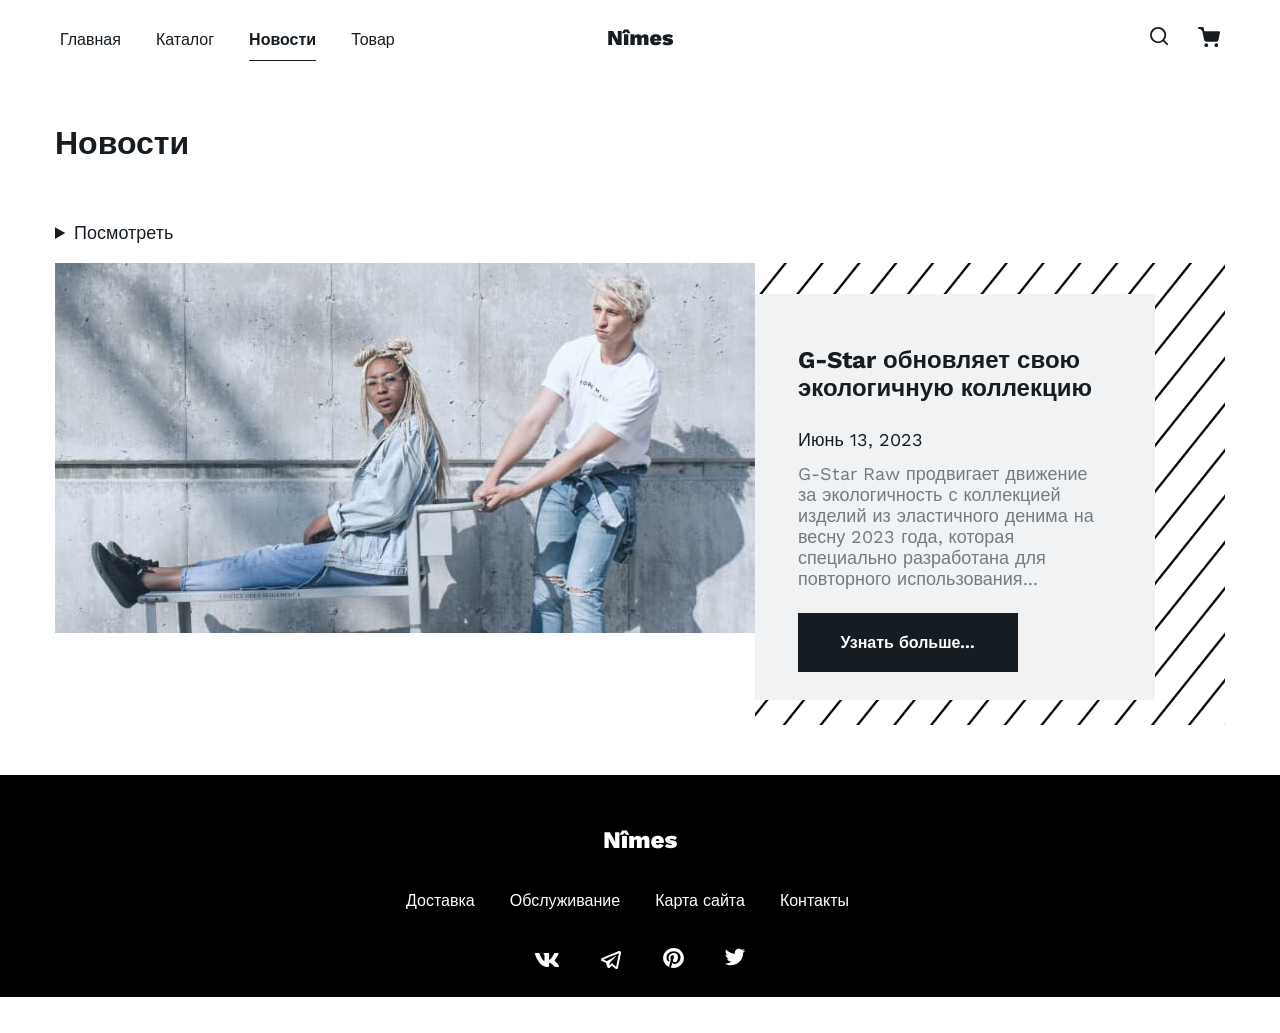
<file: news.html>
<!DOCTYPE html>
<html lang="ru">

<head>
    <meta charset="utf-8">
    <meta name="viewport" content="width=device-width, initial-scale=1">
    <title>Магазин джинсовой одежды Nimes</title>
    <meta name="description"
        content="Официальный сайт магазина джинсовой одежды фирмы Nimes. Каталог женской, мужской и детской одежды.">
    <link rel="stylesheet" href="css/style.css">
    <script src="js/jquery-3.7.0.min.js"></script>
    <script src="js/main.js"></script>

</head>

<body>
    <header class="main-header">
        <nav class="main-header__navigation container">
            <ul class="navigation__list">
                <li class="navigation__item "><a class="navigation__link" href="index.html">Главная</a></li>
                <li class="navigation__item"><a class="navigation__link" href="catalog.html">Каталог</a></li>
                <li class="navigation__item  navigation__item--active"><a class="navigation__link "
                        href="news.html">Новости</a></li>
                <li class="navigation__item"><a class="navigation__link" href="product.html">Товар</a></li>
            </ul>
            <a class="navigation__link navigation__link--logo" href="index.html"><img src="images/index/logo.svg"
                    width="75" height="17" alt="Логотип компании."></a>
            <ul class="navigation__list navigation__list--user">
                <li class="navigation__item navigation__item--user"><a class="navigation__link" href="#"> <img
                            src="images/index/search.svg" width="18" height="18" alt="Поиск."><span
                            class="visually-hidden">Поиск</span></a></li>
                <li class="navigation__item navigation__item--user"><a class="navigation__link" href="order.html"><svg
                            width="22" height="20" viewBox="0 0 22 20" fill="currentColor"
                            xmlns="http://www.w3.org/2000/svg">
                            <path
                                d="M1 1H4.63636L7.07273 12.4771C7.15586 12.8718 7.38355 13.2263 7.71595 13.4785C8.04835 13.7308 8.46427 13.8649 8.89091 13.8571H17.7273C18.1539 13.8649 18.5698 13.7308 18.9022 13.4785C19.2346 13.2263 19.4623 12.8718 19.5455 12.4771L21 5.28571H5.54545M9.18182 18.1429C9.18182 18.6162 8.7748 19 8.27273 19C7.77065 19 7.36364 18.6162 7.36364 18.1429C7.36364 17.6695 7.77065 17.2857 8.27273 17.2857C8.7748 17.2857 9.18182 17.6695 9.18182 18.1429ZM19.1818 18.1429C19.1818 18.6162 18.7748 19 18.2727 19C17.7707 19 17.3636 18.6162 17.3636 18.1429C17.3636 17.6695 17.7707 17.2857 18.2727 17.2857C18.7748 17.2857 19.1818 17.6695 19.1818 18.1429Z"
                                stroke="#151C22" stroke-width="2" stroke-linecap="round" stroke-linejoin="round" />
                        </svg>
                        <span class="visually-hidden">Корзина</span></a></li>
            </ul>
        </nav>
    </header>
    <main>
        <h1 class="visually-hidden">Новости нашего бренда</h1>
        <section class="index__section container">
            <div class="section__header">
                <h2 class="subtitle">Новости</h2>

            </div>
            <details>
                <summary>Посмотреть</summary>
                <div class="news__wrapper news__wrapper--summary">

                    <div class="news__background news__background--summary">
                        <div class="news__column-text news__column-text--summary">
                            <h3 class="news__subtitle">G-Star обновляет свою экологичную коллекцию</h3>
                            <time class="news__time" datetime="2023-06-14 11:00">Июнь 13, 2023</time>
                            <p class="news__text">G-Star Raw продвигает движение за экологичность с коллекцией
                                изделий из
                                эластичного денима на весну 2023 года, которая специально разработана для повторного
                                использования...</p>

                        </div>
                    </div>

                </div>
            </details>
            </div>
            <div class="news__wrapper">
                <div class="news__background">
                    <div class="news__column-text">
                        <h3 class="news__subtitle">G-Star обновляет свою экологичную коллекцию</h3>
                        <time class="news__time" datetime="2023-06-14 11:00">Июнь 13, 2023</time>
                        <p class="news__text">G-Star Raw продвигает движение за экологичность с коллекцией изделий из
                            эластичного денима на весну 2023 года, которая специально разработана для повторного
                            использования...</p>
                        <a class="button" href="#">Узнать больше…</a>
                    </div>
                </div>
                <img class="news__image" src="images/index/news_foto.jpg" width="700" height="370"
                    alt="Парень с девушкой на удице в одежде Nimes.">
            </div>
            </ul>
        </section>

    </main>
    <footer>
        <h2 class="visually-hidden">Дополнительная информация о нас</h2>
        <nav class="footer__navigation container">
            <a class="footer__logo" href="index.html"><img src="images/index/logo-footer.svg" width="73" height="19"
                    alt="Логотип компании."></a>
            <ul class="navigation__list navigation__list--footer">
                <li class="navigation__item navigation__item--footer">Доставка</li>
                <li class="navigation__item navigation__item--footer">Обслуживание</li>
                <li class="navigation__item navigation__item--footer">Карта сайта</li>
                <li class="navigation__item navigation__item--footer">Контакты</li>
            </ul>
            <ul class="social__list">
                <li class="social__item">
                    <a class="social__link" href="#">
                        <span class="visually-hidden">Вконтакте</span>
                        <img src="images/index/icons8-vk-24.png" width="24" height="24" alt="Иконка Вконтакте.">
                    </a>
                </li>
                <li class="social__item">
                    <a class="social__link" href="#">
                        <span class="visually-hidden">Телеграм</span>
                        <svg xmlns="http://www.w3.org/2000/svg" viewBox="0 0 24 24" width="24" height="24"
                            fill="currentColor">
                            <path
                                d="M 20.302734 2.984375 C 20.013769 2.996945 19.748583 3.080055 19.515625 3.171875 C 19.300407 3.256634 18.52754 3.5814726 17.296875 4.0976562 C 16.06621 4.61384 14.435476 5.2982348 12.697266 6.0292969 C 9.2208449 7.4914211 5.314238 9.1361259 3.3125 9.9785156 C 3.243759 10.007156 2.9645852 10.092621 2.65625 10.328125 C 2.3471996 10.564176 2.0039062 11.076462 2.0039062 11.636719 C 2.0039062 12.088671 2.2295201 12.548966 2.5019531 12.8125 C 2.7743861 13.076034 3.0504903 13.199244 3.28125 13.291016 L 3.28125 13.289062 C 4.0612776 13.599827 6.3906939 14.531938 6.9453125 14.753906 C 7.1420423 15.343433 7.9865895 17.867278 8.1875 18.501953 L 8.1855469 18.501953 C 8.3275588 18.951162 8.4659791 19.243913 8.6582031 19.488281 C 8.7543151 19.610465 8.8690398 19.721184 9.0097656 19.808594 C 9.0637596 19.842134 9.1235454 19.868148 9.1835938 19.892578 C 9.191962 19.896131 9.2005867 19.897012 9.2089844 19.900391 L 9.1855469 19.894531 C 9.2029579 19.901531 9.2185841 19.911859 9.2363281 19.917969 C 9.2652427 19.927926 9.2852873 19.927599 9.3242188 19.935547 C 9.4612233 19.977694 9.5979794 20.005859 9.7246094 20.005859 C 10.26822 20.005859 10.601562 19.710937 10.601562 19.710938 L 10.623047 19.695312 L 12.970703 17.708984 L 15.845703 20.369141 C 15.898217 20.443289 16.309604 21 17.261719 21 C 17.829844 21 18.279025 20.718791 18.566406 20.423828 C 18.853787 20.128866 19.032804 19.82706 19.113281 19.417969 L 19.115234 19.416016 C 19.179414 19.085834 21.931641 5.265625 21.931641 5.265625 L 21.925781 5.2890625 C 22.011441 4.9067171 22.036735 4.5369631 21.935547 4.1601562 C 21.834358 3.7833495 21.561271 3.4156252 21.232422 3.2226562 C 20.903572 3.0296874 20.591699 2.9718046 20.302734 2.984375 z M 19.908203 5.1738281 C 19.799442 5.7198576 17.33401 18.105877 17.181641 18.882812 L 13.029297 15.041016 L 10.222656 17.414062 L 11 14.375 C 11 14.375 16.362547 8.9468594 16.685547 8.6308594 C 16.945547 8.3778594 17 8.2891719 17 8.2011719 C 17 8.0841719 16.939781 8 16.800781 8 C 16.675781 8 16.506016 8.1197812 16.416016 8.1757812 C 15.272368 8.8887854 10.401283 11.664685 8.0058594 13.027344 C 7.8617016 12.96954 5.6973962 12.100458 4.53125 11.634766 C 6.6055146 10.76177 10.161156 9.2658083 13.472656 7.8730469 C 15.210571 7.142109 16.840822 6.4570977 18.070312 5.9414062 C 19.108158 5.5060977 19.649538 5.2807035 19.908203 5.1738281 z M 17.152344 19.025391 C 17.152344 19.025391 17.154297 19.025391 17.154297 19.025391 C 17.154252 19.025621 17.152444 19.03095 17.152344 19.03125 C 17.153615 19.024789 17.15139 19.03045 17.152344 19.025391 z" />
                        </svg>
                    </a>
                </li>
                <li class="social__item">
                    <a class="social__link" href="#">
                        <span class="visually-hidden">Пинтерест</span>
                        <svg width="21" height="21" viewBox="0 0 21 21" fill="currentColor"
                            xmlns="http://www.w3.org/2000/svg">
                            <path
                                d="M11.9277 0.094077C9.43524 -0.235068 6.90293 0.312629 4.79833 1.63604C2.69372 2.95944 1.15897 4.96918 0.477463 7.29414C-0.204044 9.61911 0.0137216 12.1023 1.09055 14.2851C2.16738 16.468 4.03054 18.2031 6.336 19.1701C6.27366 18.4019 6.33088 17.6291 6.5058 16.8771C6.6985 16.0381 7.8558 11.4141 7.8558 11.4141C7.62535 10.9182 7.51018 10.38 7.5183 9.83708C7.5183 8.35208 8.41101 7.24408 9.52142 7.24408C9.72091 7.24129 9.91868 7.27977 10.1013 7.35691C10.2839 7.43404 10.4471 7.54802 10.5797 7.6911C10.7123 7.83418 10.8113 8.00299 10.8699 8.18607C10.9285 8.36914 10.9454 8.56219 10.9193 8.75208C10.9193 9.65208 10.3173 11.0141 10.0027 12.2921C9.9405 12.5265 9.93656 12.7716 9.99116 13.0077C10.0458 13.2438 10.1574 13.4643 10.317 13.6514C10.4766 13.8385 10.6798 13.987 10.9102 14.0849C11.1406 14.1828 11.3917 14.2274 11.6433 14.2151C13.6204 14.2151 14.9454 11.7841 14.9454 8.91408C14.9454 6.71408 13.4277 5.06608 10.6298 5.06608C9.96035 5.04111 9.29265 5.147 8.66718 5.37733C8.04172 5.60766 7.47154 5.95762 6.99127 6.40597C6.51099 6.85431 6.13065 7.39168 5.87332 7.98545C5.61599 8.57922 5.48706 9.21701 5.49434 9.86008C5.46451 10.5734 5.70424 11.273 6.16934 11.8301C6.25625 11.8924 6.31971 11.9801 6.35014 12.08C6.38058 12.1799 6.37635 12.2867 6.33809 12.3841C6.29017 12.5681 6.16934 13.0071 6.12142 13.1681C6.11145 13.2227 6.08827 13.2743 6.05374 13.3187C6.0192 13.3631 5.97428 13.3991 5.9226 13.4238C5.87091 13.4486 5.81391 13.4613 5.75617 13.461C5.69843 13.4607 5.64157 13.4473 5.59017 13.4221C4.1485 12.8681 3.46934 11.3451 3.46934 9.60608C3.46934 6.75908 5.95267 3.35108 10.9214 3.35108C14.8756 3.35108 17.5048 6.12808 17.5048 9.09808C17.5048 13.0071 15.237 15.9461 11.886 15.9461C11.3852 15.9614 10.8884 15.8553 10.4416 15.6375C9.99475 15.4198 9.61236 15.0973 9.32976 14.7001C9.32976 14.7001 8.72767 17.0161 8.60892 17.4541C8.36652 18.2108 8.00883 18.9289 7.54746 19.5851C8.50892 19.8651 9.50788 20.0051 10.512 20.0011C11.8804 20.0021 13.2354 19.7441 14.4997 19.2417C15.764 18.7392 16.9126 18.0024 17.8798 17.0732C18.847 16.144 19.6138 15.0408 20.1363 13.8268C20.6587 12.6127 20.9266 11.3117 20.9245 9.99808C20.9233 7.58308 20.0118 5.25007 18.3585 3.42986C16.7052 1.60964 14.4218 0.425141 11.9298 0.095077L11.9277 0.094077Z"
                                fill="currentColor" />
                        </svg>
                    </a>
                </li>
                <li class="social__item">
                    <a class="social__link" href="#">
                        <span class="visually-hidden">Твиттер</span>
                        <svg width="22" height="18" viewBox="0 0 22 18" fill="currentColor"
                            xmlns="http://www.w3.org/2000/svg">
                            <path
                                d="M21.1623 2.65593C20.3989 2.99362 19.5893 3.2154 18.7603 3.31393C19.6341 2.79136 20.288 1.96894 20.6003 0.999927C19.7803 1.48793 18.8813 1.82993 17.9443 2.01493C17.3149 1.34151 16.4807 0.89489 15.5713 0.744511C14.6618 0.594133 13.7282 0.748418 12.9156 1.18338C12.1029 1.61834 11.4567 2.30961 11.0774 3.14972C10.6981 3.98983 10.607 4.93171 10.8183 5.82893C9.15541 5.74558 7.52863 5.31345 6.04358 4.56059C4.55854 3.80773 3.24843 2.75097 2.1983 1.45893C1.82659 2.09738 1.63125 2.82315 1.6323 3.56193C1.6323 5.01193 2.3703 6.29293 3.4923 7.04293C2.82831 7.02202 2.17893 6.84271 1.5983 6.51993V6.57193C1.5985 7.53763 1.93267 8.47354 2.54414 9.22099C3.15562 9.96843 4.00678 10.4814 4.9533 10.6729C4.33691 10.84 3.6906 10.8646 3.0633 10.7449C3.33016 11.5762 3.8503 12.3031 4.55089 12.824C5.25147 13.3449 6.09743 13.6337 6.9703 13.6499C6.10278 14.3313 5.10947 14.8349 4.04718 15.1321C2.98488 15.4293 1.87442 15.5142 0.779297 15.3819C2.69099 16.6114 4.91639 17.264 7.1893 17.2619C14.8823 17.2619 19.0893 10.8889 19.0893 5.36193C19.0893 5.18193 19.0843 4.99993 19.0763 4.82193C19.8952 4.23009 20.6019 3.49695 21.1633 2.65693L21.1623 2.65593Z"
                                fill="currentColor" />
                        </svg>
                    </a>
                </li>
            </ul>
        </nav>


    </footer>

</body>

</html>
</file>
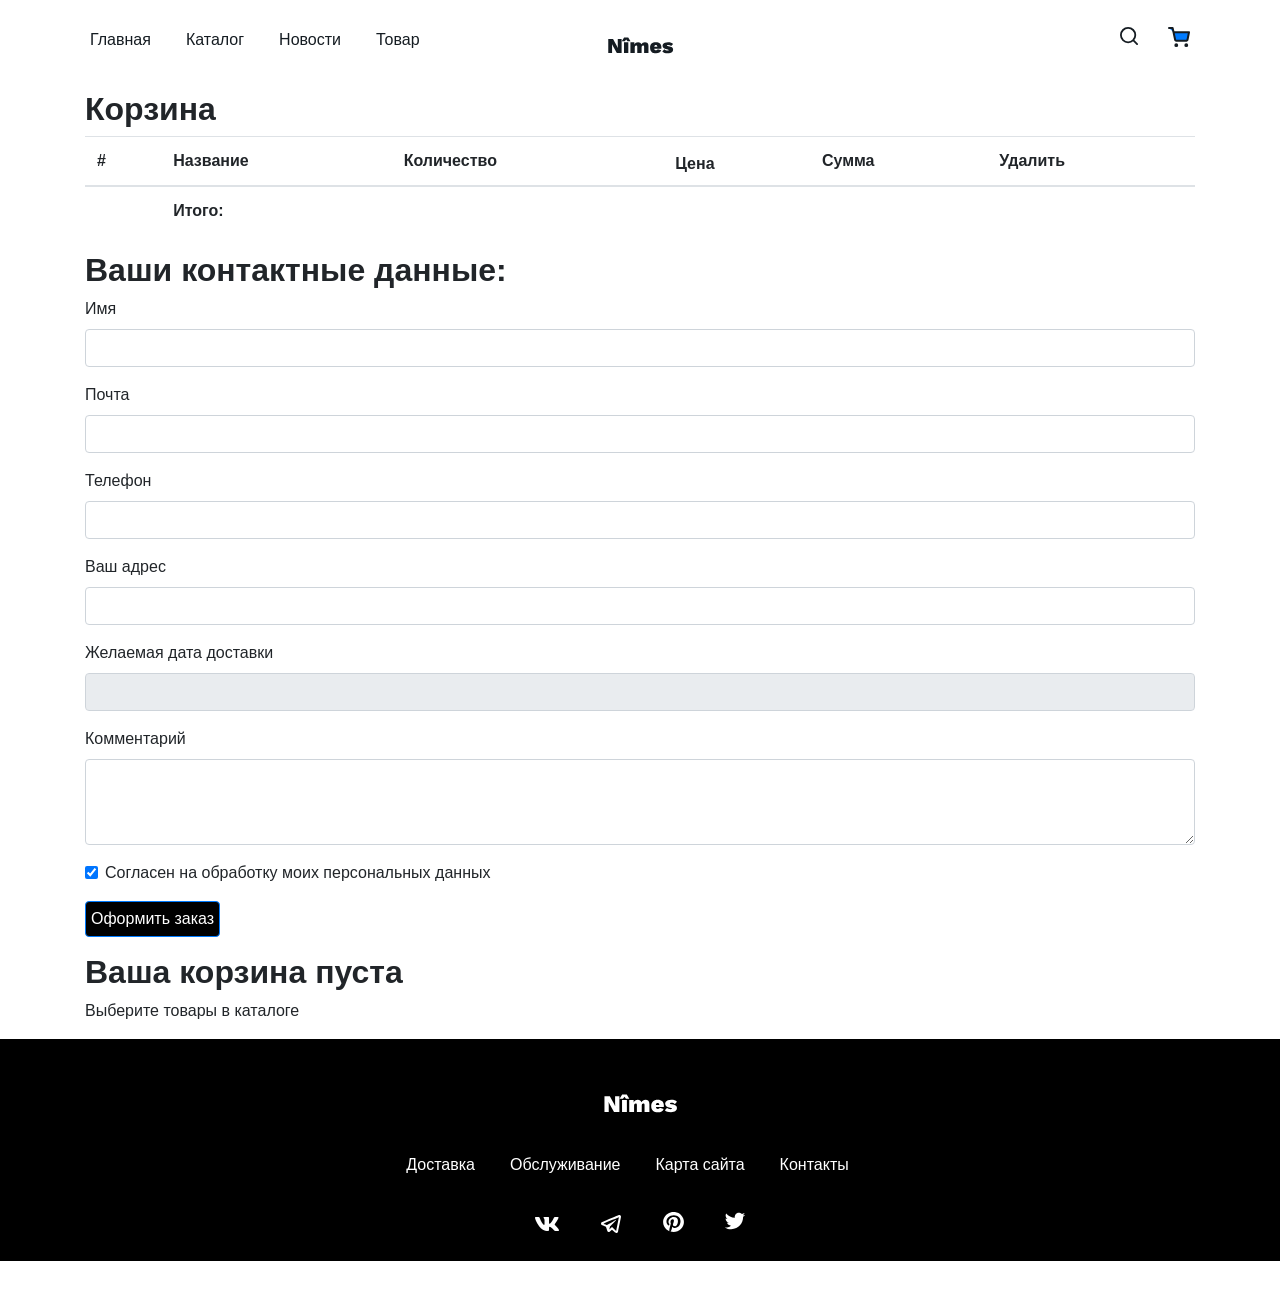
<file: order.html>
<!DOCTYPE html>
<html lang="ru">

<head>
    <meta charset="utf-8">
    <meta name="viewport" content="width=device-width, initial-scale=1">
    <title>Магазин джинсовой одежды Nimes</title>
    <meta name="description"
        content="Официальный сайт магазина джинсовой одежды фирмы Nimes. Каталог женской, мужской и детской одежды.">
    <link rel="stylesheet" href="css/style.css">
    <link rel="stylesheet" href="css/jquery-ui.css">
    <link rel="stylesheet" href="css/bootstrap.min.css">
    <script src="js/jquery-3.7.0.min.js"></script>
    <script src="js/main.js"></script>
    <script src="js/datepickjQuery.js"></script>
    <script src="js/jquery-ui.min.js"></script>
    <script src="js/bootstrap.min.js"></script>
    <script src="js/order.js"></script>
</head>

<body>
    <header class="main-header">
        <nav class="main-header__navigation container">
            <ul class="navigation__list">
                <li class="navigation__item "><a id="color-header" class="navigation__link"
                        href="index.html">Главная</a></li>
                <li class="navigation__item"><a id="color-header" class="navigation__link"
                        href="catalog.html">Каталог</a></li>
                <li class="navigation__item"><a id="color-header" class="navigation__link" href="news.html">Новости</a>
                </li>
                <li class="navigation__item"><a id="color-header" class="navigation__link" href="product.html">Товар</a>
                </li>
            </ul>
            <a class="navigation__link navigation__link--logo" href="index.html"><img src="images/index/logo.svg"
                    width="75" height="17" alt="Логотип компании."></a>
            <ul class="navigation__list navigation__list--user">
                <li class="navigation__item navigation__item--user"><a class="navigation__link" href="#"> <img
                            src="images/index/search.svg" width="18" height="18" alt="Поиск."><span
                            class="visually-hidden">Поиск</span></a></li>
                <li class="navigation__item navigation__item--user navigation__item--active"><a class="navigation__link"
                        href="order.html"><svg width="22" height="20" viewBox="0 0 22 20" fill="currentColor"
                            xmlns="http://www.w3.org/2000/svg">
                            <path
                                d="M1 1H4.63636L7.07273 12.4771C7.15586 12.8718 7.38355 13.2263 7.71595 13.4785C8.04835 13.7308 8.46427 13.8649 8.89091 13.8571H17.7273C18.1539 13.8649 18.5698 13.7308 18.9022 13.4785C19.2346 13.2263 19.4623 12.8718 19.5455 12.4771L21 5.28571H5.54545M9.18182 18.1429C9.18182 18.6162 8.7748 19 8.27273 19C7.77065 19 7.36364 18.6162 7.36364 18.1429C7.36364 17.6695 7.77065 17.2857 8.27273 17.2857C8.7748 17.2857 9.18182 17.6695 9.18182 18.1429ZM19.1818 18.1429C19.1818 18.6162 18.7748 19 18.2727 19C17.7707 19 17.3636 18.6162 17.3636 18.1429C17.3636 17.6695 17.7707 17.2857 18.2727 17.2857C18.7748 17.2857 19.1818 17.6695 19.1818 18.1429Z"
                                stroke="#151C22" stroke-width="2" stroke-linecap="round" stroke-linejoin="round" />
                        </svg>
                        <span class="visually-hidden">Корзина</span></a></li>
            </ul>
        </nav>
    </header>
    <main class="order empty">
        <section class="container">
            <h1 class="subtitle">Корзина</h1>

            <table class="table table-striped">
                <thead>
                    <tr>
                        <th scope="col" class="index">#</th>
                        <th scope="col" class="name">Название</th>
                        <th scope="col" class="qty">Количество</th>
                        <th scope="col" class="price">Цена</th>
                        <th scope="col" class="sum">Сумма</th>
                        <th scope="col" class="delete">Удалить</th>
                    </tr>
                </thead>

                <tbody>
                    <!-- список товаров генерим на лету -->
                </tbody>

                <tfoot>
                    <tr>
                        <th scope="col" class="index"></th>
                        <th scope="col" class="allsum" colspan="5">
                            Итого:
                            <span></span>
                        </th>
                    </tr>
                </tfoot>
            </table>
        </section>

        <section class="container">
            <form name="orderform">
                <legend class="subtitle">Ваши контактные данные:</legend>
                <div class="mb-3">
                    <label for="name" class="form-label">Имя</label>
                    <input type="text" class="form-control" id="name" name="name" required>
                </div>
                <div class="mb-3">
                    <label for="mail" class="form-label">Почта</label>
                    <input type="email" class="form-control" id="mail" name="mail" required>
                </div>
                <div class="mb-3">
                    <label for="phone" class="form-label">Телефон</label>
                    <input type="tel" class="form-control" id="phone" name="phone" required>
                </div>
                <div class="mb-3">
                    <label for="addr" class="form-label">Ваш адрес</label>
                    <input type="text" class="form-control" id="addr" name="addr">
                </div>
                <label for="date" class="form-label">Желаемая дата доставки</label>
                <div class="input-group mb-3">
                    <input type="datetime" class="form-control" id="datepicker" name="date" readonly>
                </div>
                <div class="mb-3">
                    <label for="comm" class="form-label">Комментарий</label>
                    <textarea class="form-control" id="comm" name="comm" rows="3"></textarea>
                </div>
                <div class="mb-3 form-check">
                    <input type="checkbox" class="form-check-input" id="agree" name="agree" checked>
                    <label class="form-check-label" for="agree">Согласен на обработку моих персональных данных</label>
                </div>
                <div class="mb-3">
                    <button type="button" class="btn btn-primary submit"
                        style="background:black;padding:5px;box-sizing: border-box;">Оформить
                        заказ</button>
                </div>
            </form>
        </section>

        <section class="container empty">
            <h2 class="subtitle">Ваша корзина пуста</h2>
            <p>Выберите товары в каталоге</p>
        </section>
    </main>

    <footer>
        <h2 class="visually-hidden">Дополнительная информация о нас</h2>
        <nav class="footer__navigation container">
            <a class="footer__logo" href="index.html"><img src="images/index/logo-footer.svg" width="73" height="19"
                    alt="Логотип компании."></a>
            <ul class="navigation__list navigation__list--footer">
                <li class="navigation__item navigation__item--footer">Доставка</li>
                <li class="navigation__item navigation__item--footer">Обслуживание</li>
                <li class="navigation__item navigation__item--footer">Карта сайта</li>
                <li class="navigation__item navigation__item--footer">Контакты</li>
            </ul>
            <ul class="social__list">
                <li class="social__item">
                    <a class="social__link" href="#">
                        <span class="visually-hidden">Вконтакте</span>
                        <img src="images/index/icons8-vk-24.png" width="24" height="24" alt="Иконка Вконтакте.">
                    </a>
                </li>
                <li class="social__item">
                    <a id="color" class="social__link" href="#">
                        <span class="visually-hidden">Телеграм</span>
                        <svg xmlns="http://www.w3.org/2000/svg" viewBox="0 0 24 24" width="24" height="24"
                            fill="currentColor">
                            <path
                                d="M 20.302734 2.984375 C 20.013769 2.996945 19.748583 3.080055 19.515625 3.171875 C 19.300407 3.256634 18.52754 3.5814726 17.296875 4.0976562 C 16.06621 4.61384 14.435476 5.2982348 12.697266 6.0292969 C 9.2208449 7.4914211 5.314238 9.1361259 3.3125 9.9785156 C 3.243759 10.007156 2.9645852 10.092621 2.65625 10.328125 C 2.3471996 10.564176 2.0039062 11.076462 2.0039062 11.636719 C 2.0039062 12.088671 2.2295201 12.548966 2.5019531 12.8125 C 2.7743861 13.076034 3.0504903 13.199244 3.28125 13.291016 L 3.28125 13.289062 C 4.0612776 13.599827 6.3906939 14.531938 6.9453125 14.753906 C 7.1420423 15.343433 7.9865895 17.867278 8.1875 18.501953 L 8.1855469 18.501953 C 8.3275588 18.951162 8.4659791 19.243913 8.6582031 19.488281 C 8.7543151 19.610465 8.8690398 19.721184 9.0097656 19.808594 C 9.0637596 19.842134 9.1235454 19.868148 9.1835938 19.892578 C 9.191962 19.896131 9.2005867 19.897012 9.2089844 19.900391 L 9.1855469 19.894531 C 9.2029579 19.901531 9.2185841 19.911859 9.2363281 19.917969 C 9.2652427 19.927926 9.2852873 19.927599 9.3242188 19.935547 C 9.4612233 19.977694 9.5979794 20.005859 9.7246094 20.005859 C 10.26822 20.005859 10.601562 19.710937 10.601562 19.710938 L 10.623047 19.695312 L 12.970703 17.708984 L 15.845703 20.369141 C 15.898217 20.443289 16.309604 21 17.261719 21 C 17.829844 21 18.279025 20.718791 18.566406 20.423828 C 18.853787 20.128866 19.032804 19.82706 19.113281 19.417969 L 19.115234 19.416016 C 19.179414 19.085834 21.931641 5.265625 21.931641 5.265625 L 21.925781 5.2890625 C 22.011441 4.9067171 22.036735 4.5369631 21.935547 4.1601562 C 21.834358 3.7833495 21.561271 3.4156252 21.232422 3.2226562 C 20.903572 3.0296874 20.591699 2.9718046 20.302734 2.984375 z M 19.908203 5.1738281 C 19.799442 5.7198576 17.33401 18.105877 17.181641 18.882812 L 13.029297 15.041016 L 10.222656 17.414062 L 11 14.375 C 11 14.375 16.362547 8.9468594 16.685547 8.6308594 C 16.945547 8.3778594 17 8.2891719 17 8.2011719 C 17 8.0841719 16.939781 8 16.800781 8 C 16.675781 8 16.506016 8.1197812 16.416016 8.1757812 C 15.272368 8.8887854 10.401283 11.664685 8.0058594 13.027344 C 7.8617016 12.96954 5.6973962 12.100458 4.53125 11.634766 C 6.6055146 10.76177 10.161156 9.2658083 13.472656 7.8730469 C 15.210571 7.142109 16.840822 6.4570977 18.070312 5.9414062 C 19.108158 5.5060977 19.649538 5.2807035 19.908203 5.1738281 z M 17.152344 19.025391 C 17.152344 19.025391 17.154297 19.025391 17.154297 19.025391 C 17.154252 19.025621 17.152444 19.03095 17.152344 19.03125 C 17.153615 19.024789 17.15139 19.03045 17.152344 19.025391 z" />
                        </svg>
                    </a>
                </li>
                <li class="social__item">
                    <a id="color" class="social__link" href="#">
                        <span class="visually-hidden">Пинтерест</span>
                        <svg width="21" height="21" viewBox="0 0 21 21" fill="currentColor"
                            xmlns="http://www.w3.org/2000/svg">
                            <path
                                d="M11.9277 0.094077C9.43524 -0.235068 6.90293 0.312629 4.79833 1.63604C2.69372 2.95944 1.15897 4.96918 0.477463 7.29414C-0.204044 9.61911 0.0137216 12.1023 1.09055 14.2851C2.16738 16.468 4.03054 18.2031 6.336 19.1701C6.27366 18.4019 6.33088 17.6291 6.5058 16.8771C6.6985 16.0381 7.8558 11.4141 7.8558 11.4141C7.62535 10.9182 7.51018 10.38 7.5183 9.83708C7.5183 8.35208 8.41101 7.24408 9.52142 7.24408C9.72091 7.24129 9.91868 7.27977 10.1013 7.35691C10.2839 7.43404 10.4471 7.54802 10.5797 7.6911C10.7123 7.83418 10.8113 8.00299 10.8699 8.18607C10.9285 8.36914 10.9454 8.56219 10.9193 8.75208C10.9193 9.65208 10.3173 11.0141 10.0027 12.2921C9.9405 12.5265 9.93656 12.7716 9.99116 13.0077C10.0458 13.2438 10.1574 13.4643 10.317 13.6514C10.4766 13.8385 10.6798 13.987 10.9102 14.0849C11.1406 14.1828 11.3917 14.2274 11.6433 14.2151C13.6204 14.2151 14.9454 11.7841 14.9454 8.91408C14.9454 6.71408 13.4277 5.06608 10.6298 5.06608C9.96035 5.04111 9.29265 5.147 8.66718 5.37733C8.04172 5.60766 7.47154 5.95762 6.99127 6.40597C6.51099 6.85431 6.13065 7.39168 5.87332 7.98545C5.61599 8.57922 5.48706 9.21701 5.49434 9.86008C5.46451 10.5734 5.70424 11.273 6.16934 11.8301C6.25625 11.8924 6.31971 11.9801 6.35014 12.08C6.38058 12.1799 6.37635 12.2867 6.33809 12.3841C6.29017 12.5681 6.16934 13.0071 6.12142 13.1681C6.11145 13.2227 6.08827 13.2743 6.05374 13.3187C6.0192 13.3631 5.97428 13.3991 5.9226 13.4238C5.87091 13.4486 5.81391 13.4613 5.75617 13.461C5.69843 13.4607 5.64157 13.4473 5.59017 13.4221C4.1485 12.8681 3.46934 11.3451 3.46934 9.60608C3.46934 6.75908 5.95267 3.35108 10.9214 3.35108C14.8756 3.35108 17.5048 6.12808 17.5048 9.09808C17.5048 13.0071 15.237 15.9461 11.886 15.9461C11.3852 15.9614 10.8884 15.8553 10.4416 15.6375C9.99475 15.4198 9.61236 15.0973 9.32976 14.7001C9.32976 14.7001 8.72767 17.0161 8.60892 17.4541C8.36652 18.2108 8.00883 18.9289 7.54746 19.5851C8.50892 19.8651 9.50788 20.0051 10.512 20.0011C11.8804 20.0021 13.2354 19.7441 14.4997 19.2417C15.764 18.7392 16.9126 18.0024 17.8798 17.0732C18.847 16.144 19.6138 15.0408 20.1363 13.8268C20.6587 12.6127 20.9266 11.3117 20.9245 9.99808C20.9233 7.58308 20.0118 5.25007 18.3585 3.42986C16.7052 1.60964 14.4218 0.425141 11.9298 0.095077L11.9277 0.094077Z"
                                fill="currentColor" />
                        </svg>
                    </a>
                </li>
                <li class="social__item">
                    <a id="color" class="social__link" href="#">
                        <span class="visually-hidden">Твиттер</span>
                        <svg width="22" height="18" viewBox="0 0 22 18" fill="currentColor"
                            xmlns="http://www.w3.org/2000/svg">
                            <path
                                d="M21.1623 2.65593C20.3989 2.99362 19.5893 3.2154 18.7603 3.31393C19.6341 2.79136 20.288 1.96894 20.6003 0.999927C19.7803 1.48793 18.8813 1.82993 17.9443 2.01493C17.3149 1.34151 16.4807 0.89489 15.5713 0.744511C14.6618 0.594133 13.7282 0.748418 12.9156 1.18338C12.1029 1.61834 11.4567 2.30961 11.0774 3.14972C10.6981 3.98983 10.607 4.93171 10.8183 5.82893C9.15541 5.74558 7.52863 5.31345 6.04358 4.56059C4.55854 3.80773 3.24843 2.75097 2.1983 1.45893C1.82659 2.09738 1.63125 2.82315 1.6323 3.56193C1.6323 5.01193 2.3703 6.29293 3.4923 7.04293C2.82831 7.02202 2.17893 6.84271 1.5983 6.51993V6.57193C1.5985 7.53763 1.93267 8.47354 2.54414 9.22099C3.15562 9.96843 4.00678 10.4814 4.9533 10.6729C4.33691 10.84 3.6906 10.8646 3.0633 10.7449C3.33016 11.5762 3.8503 12.3031 4.55089 12.824C5.25147 13.3449 6.09743 13.6337 6.9703 13.6499C6.10278 14.3313 5.10947 14.8349 4.04718 15.1321C2.98488 15.4293 1.87442 15.5142 0.779297 15.3819C2.69099 16.6114 4.91639 17.264 7.1893 17.2619C14.8823 17.2619 19.0893 10.8889 19.0893 5.36193C19.0893 5.18193 19.0843 4.99993 19.0763 4.82193C19.8952 4.23009 20.6019 3.49695 21.1633 2.65693L21.1623 2.65593Z"
                                fill="currentColor" />
                        </svg>
                    </a>
                </li>
            </ul>
        </nav>


    </footer>
    <div class="screener"></div>
    <div class="modal" id="order">
        <button type="button" class="close">x</button>
        <p>Ваш заказ оформлен под номером 101</p>
    </div>
</body>

</html>
</file>
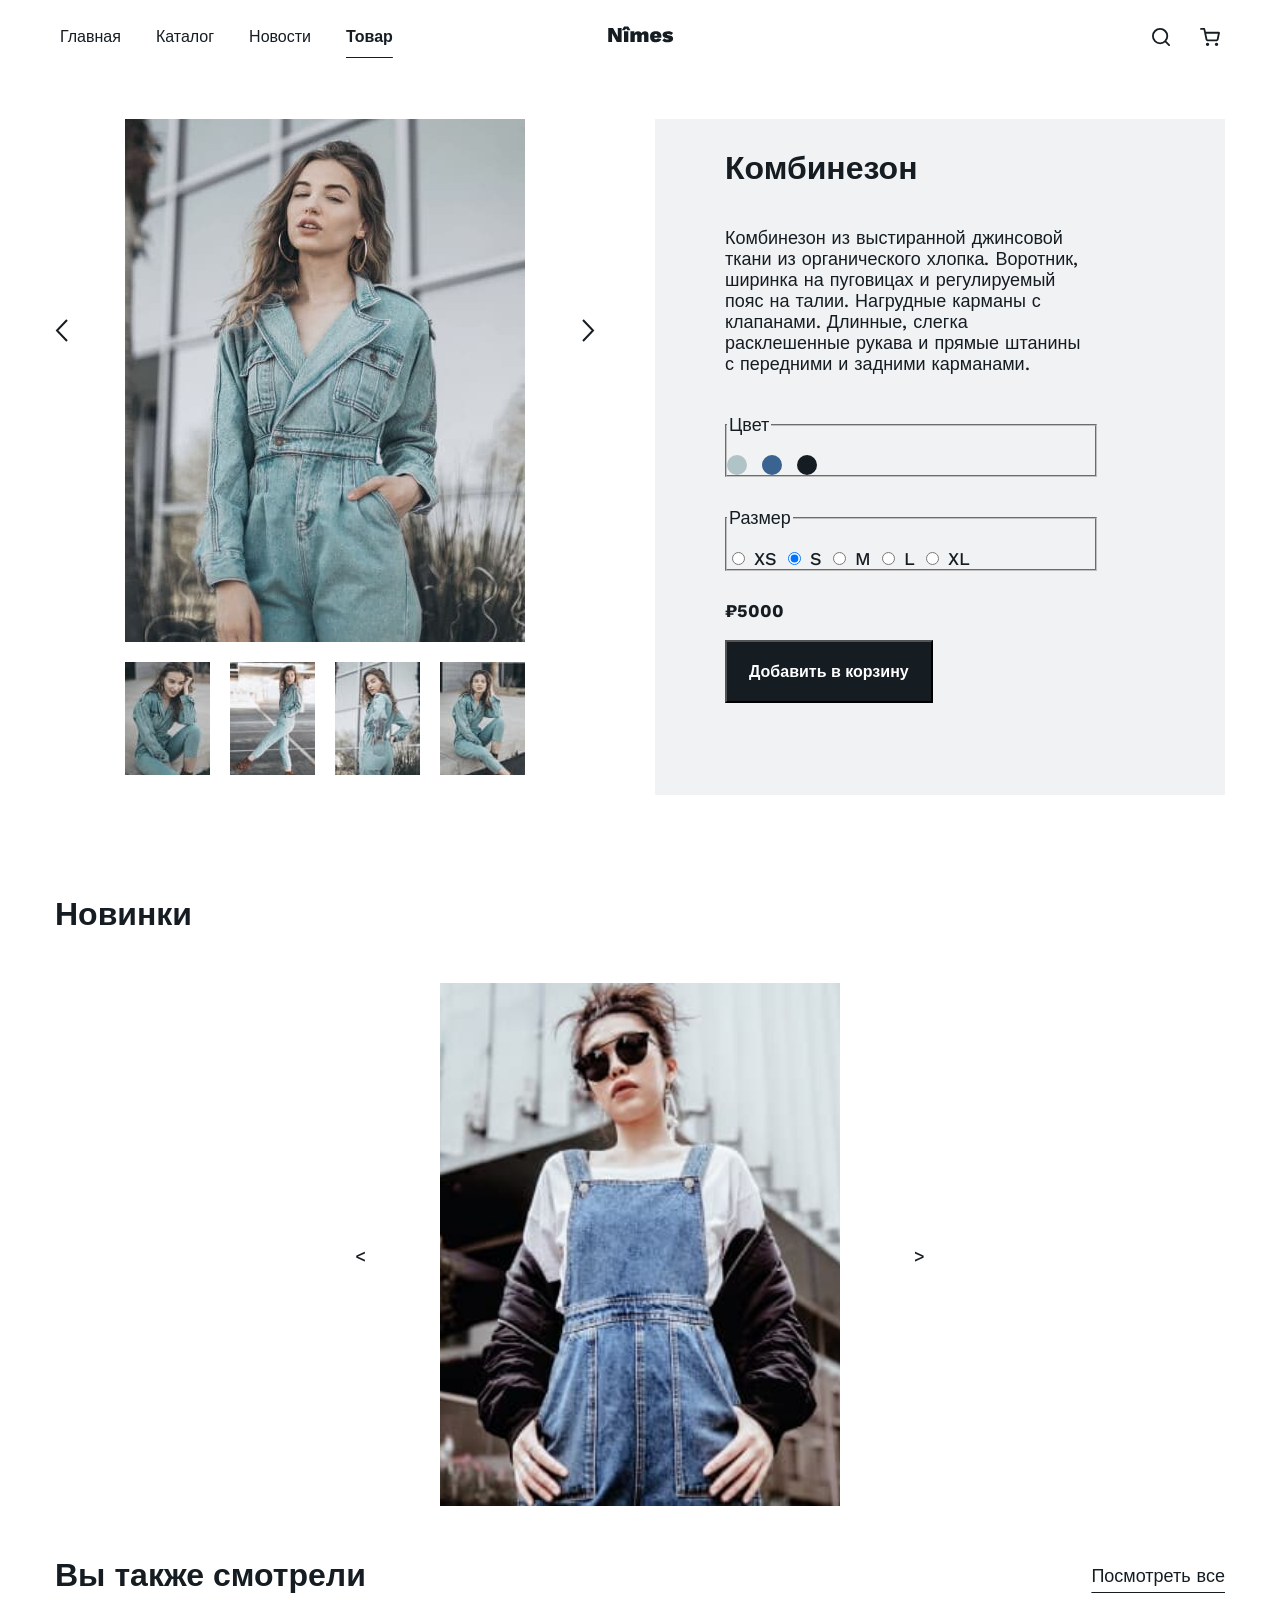
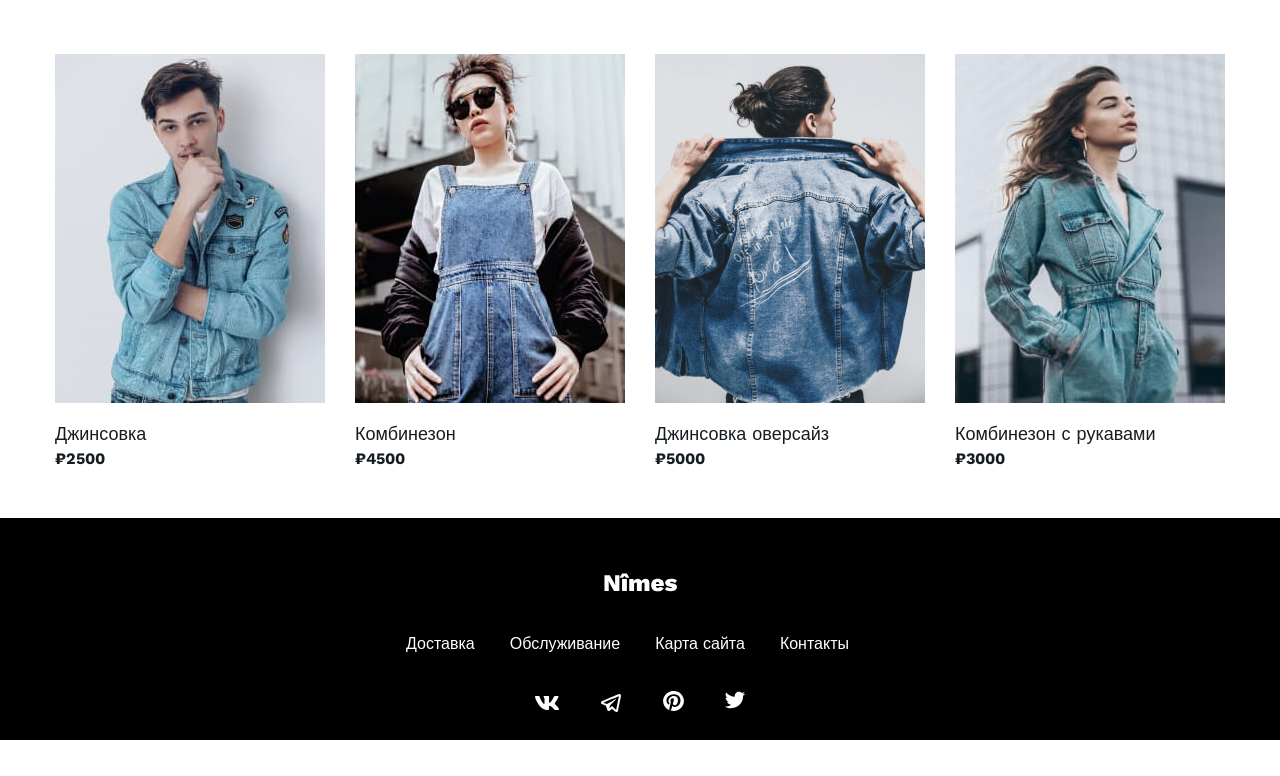
<file: product.html>
<!DOCTYPE html>
<html lang="ru">

<head>
    <meta charset="utf-8">
    <meta name="viewport" content="width=device-width, initial-scale=1">
    <title>Карточка товара Nimes</title>
    <meta name="description" content="Ознакомьтесь с карточкой товара. Выбор подходящего размера. ">
    <link rel="stylesheet" href="css/style.css">
    <script src="js/jquery-3.7.0.min.js"></script>
    <script src="js/main.js"></script>
    <script src="js/index.js"></script>
    <script src="js/gallery.js"></script>
    <script src="js/product.js"></script>
</head>

<body>
    <header class="main-header">
        <nav class="main-header__navigation container">
            <ul class="navigation__list">
                <li class="navigation__item "><a class="navigation__link" href="index.html">Главная</a></li>
                <li class="navigation__item"><a class="navigation__link" href="catalog.html">Каталог</a></li>
                <li class="navigation__item"><a class="navigation__link" href="news.html">Новости</a></li>
                <li class="navigation__item navigation__item--active"><a class="navigation__link"
                        href="product.html">Товар</a></li>
            </ul>
            <a class="navigation__link navigation__link--logo" href="index.html"><img src="images/index/logo.svg"
                    width="75" height="17" alt="Логотип компании."></a>
            <ul class="navigation__list navigation__list--user">
                <li class="navigation__item navigation__item--user"><a class="navigation__link" href="#"> <img
                            src="images/index/search.svg" width="18" height="18" alt="Поиск."><span
                            class="visually-hidden">Поиск</span></a></li>
                <li class="navigation__item navigation__item--user"><a class="navigation__link" href="order.html"><img
                            src="images/index/basket.svg" width="20" height="18" alt="Корзина."><span
                            class="visually-hidden">Корзина</span></a></li>
            </ul>
        </nav>
    </header>
    <main>
        <section class="container product__section">
            <h1 class="visually-hidden">Карточка товара</h1>
            <div class="product-column__image">
                <img src="images/product/product__main.jpg" width="400" height="523"
                    alt="Девушка в светлом комбинезоне">
                <ul class="product-photos__list">
                    <li class="product-photos__item">
                        <img src="images/product/product__small-1.jpg" width="85" height="113"
                            alt="Девушка в комбинезоне сидит.">
                    </li>
                    <li class="product-photos__item">
                        <img src="images/product/product__small-2.jpg" width="85" height="113"
                            alt="Девушка в комбинезоне сбоку.">
                    </li>
                    <li class="product-photos__item">
                        <img src="images/product/product__small-3.jpg" width="85" height="113"
                            alt="Девушка в комбинезоне вид сзади.">
                    </li>
                    <li class="product-photos__item">
                        <img src="images/product/product__small-4.jpg" width="85" height="113"
                            alt="Девушка в комбинезоне на ступеньках.">
                    </li>
                </ul>
                <a class="next__button" type="button">
                    <span class="visually-hidden">Previous</span>
                </a>
                <a class="prev__button" type="button">
                    <span class="visually-hidden">Next</span>
                </a>
            </div>
            <div class="product-column__description">
                <h2 class="subtitle subtitle--product">Комбинезон</h2>
                <p class="product__description">Комбинезон из выстиранной джинсовой ткани из органического хлопка.
                    Воротник, ширинка на пуговицах и регулируемый пояс на талии. Нагрудные карманы с клапанами. Длинные,
                    слегка расклешенные рукава и прямые штанины с передними и задними карманами.</p>
                <form method="post" action="#">
                    <fieldset class="product-field">
                        <legend>Цвет</legend>
                        <ul class="color__list">
                            <li class="color__item"> <label>
                                    <input class="visually-hidden" type="radio" name="product-color" checked>
                                    <span class="color"></span>
                                </label></li>
                            <li class="color__item"> <label>
                                    <input class="visually-hidden" type="radio" name="product-color">
                                    <span class="color blue"></span>
                                </label></li>
                            <li class="color__item"><label>
                                    <input class="visually-hidden" type="radio" name="product-color">
                                    <span class="color gray"></span>
                                </label></li>
                        </ul>

                    </fieldset>
                    <fieldset class="product-field">
                        <legend>Размер</legend>
                        <label>
                            <input type="radio" id="product__size-xs" name="product-size">
                            <span>XS</span>
                        </label>
                        <label>
                            <input type="radio" id="product__size-s" name="product-size" checked>
                            <span>S</span>
                        </label>
                        <label>
                            <input type="radio" id="product__size-m" name="product-size">
                            <span>M</span>
                        </label>
                        <label>
                            <input type="radio" id="product__size-l" name="product-size">
                            <span>L</span>
                        </label>
                        <label>
                            <input type="radio" id="product__size-xl" name="product-size">
                            <span>XL</span>
                        </label>
                    </fieldset>
                    <div class="price">&#8381;5000</div>
                    <button class="button" type="submit">Добавить в корзину</button>
                </form>
            </div>
        </section>

        <section class="index__section index__section--slider container">
            <h2 class="subtitle">Новинки</h2>
            <div class="prev n"><a href="#">&lt;</a></div>
            <div class="slider">
                <div class="img current">
                    <img class="index-catalog__image" src="images/index/best_product_2.jpg" width="400" height="523"
                        alt="Женский комбинезон.">
                </div>
                <div class="img">
                    <img class="index-catalog__image" src="images/index/best_product_1.jpg" width="400" height="523"
                        alt="Мужская джинсовка.">
                </div>
                <div class="img">

                    <img class="index-catalog__image" src="images/index/best_product_3.jpg" width="400" height="523"
                        alt="Женская джинсовка.">
                </div>
                <div class="img">
                    <img class="index-catalog__image" src="images/index/best_product_4.jpg" width="400" height="523"
                        alt="Светлый женский комбинезон.">
                </div>
                <div class="img"><img class="index-catalog__image" src="images/index/best_product_6.jpg" width="400"
                        height="523" alt="Светлая джинса."></div>
            </div>
            <div class="next n"><a href="#">&gt;</a></div>
        </section>

        <section class="index__section bestsellers container">
            <div class="section__header">
                <h2 class="subtitle">Вы также смотрели</h2>
                <a id="show" class="section__link">Посмотреть все</a>
            </div>
            <ul class="index-catalog">
                <li class="index-catalog__item">
                    <a class="index-catalog__link" href="product.html">
                        <h3 class="index-catalog__subtitle">Джинсовка</h3>
                        <img class="index-catalog__image" src="images/index/best_product_1.jpg" width="270" height="349"
                            alt="Мужская джинсовка.">
                        <b class="price">&#8381;2500</b>
                    </a>
                </li>
                <li class="index-catalog__item">
                    <a class="index-catalog__link" href="product.html">
                        <h3 class="index-catalog__subtitle">Комбинезон</h3>
                        <img class="index-catalog__image" src="images/index/best_product_2.jpg" width="270" height="349"
                            alt="Женский комбинезон.">
                        <b class="price">&#8381;4500</b>
                    </a>
                </li>
                <li class="index-catalog__item">
                    <a class="index-catalog__link" href="product.html">
                        <h3 class="index-catalog__subtitle">Джинсовка оверсайз</h3>
                        <img class="index-catalog__image" src="images/index/best_product_3.jpg" width="270" height="349"
                            alt="Женская джинсовка.">
                        <b class="price">&#8381;5000</b>
                    </a>
                </li>
                <li class="index-catalog__item">
                    <a class="index-catalog__link" href="product.html">
                        <h3 class="index-catalog__subtitle">Комбинезон с рукавами</h3>
                        <img class="index-catalog__image" src="images/index/best_product_4.jpg" width="270" height="349"
                            alt="Светлый женский комбинезон.">
                        <b class="price">&#8381;3000</b>
                    </a>
                </li>
            </ul>
        </section>
        <section id="section_best" class="index__section container product-view">
            <ul class="index-catalog">
                <li class="index-catalog__item">
                    <a class="index-catalog__link" href="product.html">
                        <h3 class="index-catalog__subtitle">Темный комбинезон</h3>
                        <img class="index-catalog__image" src="images/index/best_product_5.jpg" width="270" height="349"
                            alt="Темный комбинезон.">
                        <b class="price">&#8381;4500</b>
                    </a>
                </li>
                <li class="index-catalog__item">
                    <a class="index-catalog__link" href="product.html">
                        <h3 class="index-catalog__subtitle">Джинсовка оверсайз</h3>
                        <img class="index-catalog__image" src="images/index/best_product_6.jpg" width="270" height="349"
                            alt="Светлая джинса.">
                        <b class="price">&#8381;4500</b>
                    </a>
                </li>
                <li class="index-catalog__item">
                    <a class="index-catalog__link" href="product.html">
                        <h3 class="index-catalog__subtitle">Рубашка</h3>
                        <img class="index-catalog__image" src="images/index/best_product_7.jpg" width="270" height="349"
                            alt="Рубашка оверсайз.">
                        <b class="price">&#8381;5000</b>
                    </a>
                </li>
                <li class="index-catalog__item">
                    <a class="index-catalog__link" href="product.html">
                        <h3 class="index-catalog__subtitle">Куртка с потертостями</h3>
                        <img class="index-catalog__image" src="images/index/best_product_8.jpg" width="270" height="349"
                            alt="Модные куртки.">
                        <b class="price">&#8381;3000</b>
                    </a>
                </li>
            </ul>
            <a id="hide" class="section__link">Скрыть</a>
        </section>
    </main>
    <footer>
        <h2 class="visually-hidden">Дополнительная информация о нас</h2>
        <nav class="footer__navigation container">
            <a class="footer__logo" href="index.html"><img src="images/index/logo-footer.svg" width="73" height="19"
                    alt="Логотип компании."></a>
            <ul class="navigation__list navigation__list--footer">
                <li class="navigation__item navigation__item--footer">Доставка</li>
                <li class="navigation__item navigation__item--footer">Обслуживание</li>
                <li class="navigation__item navigation__item--footer">Карта сайта</li>
                <li class="navigation__item navigation__item--footer">Контакты</li>
            </ul>
            <ul class="social__list">
                <li class="social__item">
                    <a class="social__link" href="#">
                        <span class="visually-hidden">Вконтакте</span>
                        <img src="images/index/icons8-vk-24.png" width="24" height="24" alt="Иконка Вконтакте.">
                    </a>
                </li>
                <li class="social__item">
                    <a class="social__link" href="#">
                        <span class="visually-hidden">Телеграм</span>
                        <svg xmlns="http://www.w3.org/2000/svg" viewBox="0 0 24 24" width="24" height="24"
                            fill="currentColor">
                            <path
                                d="M 20.302734 2.984375 C 20.013769 2.996945 19.748583 3.080055 19.515625 3.171875 C 19.300407 3.256634 18.52754 3.5814726 17.296875 4.0976562 C 16.06621 4.61384 14.435476 5.2982348 12.697266 6.0292969 C 9.2208449 7.4914211 5.314238 9.1361259 3.3125 9.9785156 C 3.243759 10.007156 2.9645852 10.092621 2.65625 10.328125 C 2.3471996 10.564176 2.0039062 11.076462 2.0039062 11.636719 C 2.0039062 12.088671 2.2295201 12.548966 2.5019531 12.8125 C 2.7743861 13.076034 3.0504903 13.199244 3.28125 13.291016 L 3.28125 13.289062 C 4.0612776 13.599827 6.3906939 14.531938 6.9453125 14.753906 C 7.1420423 15.343433 7.9865895 17.867278 8.1875 18.501953 L 8.1855469 18.501953 C 8.3275588 18.951162 8.4659791 19.243913 8.6582031 19.488281 C 8.7543151 19.610465 8.8690398 19.721184 9.0097656 19.808594 C 9.0637596 19.842134 9.1235454 19.868148 9.1835938 19.892578 C 9.191962 19.896131 9.2005867 19.897012 9.2089844 19.900391 L 9.1855469 19.894531 C 9.2029579 19.901531 9.2185841 19.911859 9.2363281 19.917969 C 9.2652427 19.927926 9.2852873 19.927599 9.3242188 19.935547 C 9.4612233 19.977694 9.5979794 20.005859 9.7246094 20.005859 C 10.26822 20.005859 10.601562 19.710937 10.601562 19.710938 L 10.623047 19.695312 L 12.970703 17.708984 L 15.845703 20.369141 C 15.898217 20.443289 16.309604 21 17.261719 21 C 17.829844 21 18.279025 20.718791 18.566406 20.423828 C 18.853787 20.128866 19.032804 19.82706 19.113281 19.417969 L 19.115234 19.416016 C 19.179414 19.085834 21.931641 5.265625 21.931641 5.265625 L 21.925781 5.2890625 C 22.011441 4.9067171 22.036735 4.5369631 21.935547 4.1601562 C 21.834358 3.7833495 21.561271 3.4156252 21.232422 3.2226562 C 20.903572 3.0296874 20.591699 2.9718046 20.302734 2.984375 z M 19.908203 5.1738281 C 19.799442 5.7198576 17.33401 18.105877 17.181641 18.882812 L 13.029297 15.041016 L 10.222656 17.414062 L 11 14.375 C 11 14.375 16.362547 8.9468594 16.685547 8.6308594 C 16.945547 8.3778594 17 8.2891719 17 8.2011719 C 17 8.0841719 16.939781 8 16.800781 8 C 16.675781 8 16.506016 8.1197812 16.416016 8.1757812 C 15.272368 8.8887854 10.401283 11.664685 8.0058594 13.027344 C 7.8617016 12.96954 5.6973962 12.100458 4.53125 11.634766 C 6.6055146 10.76177 10.161156 9.2658083 13.472656 7.8730469 C 15.210571 7.142109 16.840822 6.4570977 18.070312 5.9414062 C 19.108158 5.5060977 19.649538 5.2807035 19.908203 5.1738281 z M 17.152344 19.025391 C 17.152344 19.025391 17.154297 19.025391 17.154297 19.025391 C 17.154252 19.025621 17.152444 19.03095 17.152344 19.03125 C 17.153615 19.024789 17.15139 19.03045 17.152344 19.025391 z" />
                        </svg>
                    </a>
                </li>
                <li class="social__item">
                    <a class="social__link" href="#">
                        <span class="visually-hidden">Пинтерест</span>
                        <svg width="21" height="21" viewBox="0 0 21 21" fill="currentColor"
                            xmlns="http://www.w3.org/2000/svg">
                            <path
                                d="M11.9277 0.094077C9.43524 -0.235068 6.90293 0.312629 4.79833 1.63604C2.69372 2.95944 1.15897 4.96918 0.477463 7.29414C-0.204044 9.61911 0.0137216 12.1023 1.09055 14.2851C2.16738 16.468 4.03054 18.2031 6.336 19.1701C6.27366 18.4019 6.33088 17.6291 6.5058 16.8771C6.6985 16.0381 7.8558 11.4141 7.8558 11.4141C7.62535 10.9182 7.51018 10.38 7.5183 9.83708C7.5183 8.35208 8.41101 7.24408 9.52142 7.24408C9.72091 7.24129 9.91868 7.27977 10.1013 7.35691C10.2839 7.43404 10.4471 7.54802 10.5797 7.6911C10.7123 7.83418 10.8113 8.00299 10.8699 8.18607C10.9285 8.36914 10.9454 8.56219 10.9193 8.75208C10.9193 9.65208 10.3173 11.0141 10.0027 12.2921C9.9405 12.5265 9.93656 12.7716 9.99116 13.0077C10.0458 13.2438 10.1574 13.4643 10.317 13.6514C10.4766 13.8385 10.6798 13.987 10.9102 14.0849C11.1406 14.1828 11.3917 14.2274 11.6433 14.2151C13.6204 14.2151 14.9454 11.7841 14.9454 8.91408C14.9454 6.71408 13.4277 5.06608 10.6298 5.06608C9.96035 5.04111 9.29265 5.147 8.66718 5.37733C8.04172 5.60766 7.47154 5.95762 6.99127 6.40597C6.51099 6.85431 6.13065 7.39168 5.87332 7.98545C5.61599 8.57922 5.48706 9.21701 5.49434 9.86008C5.46451 10.5734 5.70424 11.273 6.16934 11.8301C6.25625 11.8924 6.31971 11.9801 6.35014 12.08C6.38058 12.1799 6.37635 12.2867 6.33809 12.3841C6.29017 12.5681 6.16934 13.0071 6.12142 13.1681C6.11145 13.2227 6.08827 13.2743 6.05374 13.3187C6.0192 13.3631 5.97428 13.3991 5.9226 13.4238C5.87091 13.4486 5.81391 13.4613 5.75617 13.461C5.69843 13.4607 5.64157 13.4473 5.59017 13.4221C4.1485 12.8681 3.46934 11.3451 3.46934 9.60608C3.46934 6.75908 5.95267 3.35108 10.9214 3.35108C14.8756 3.35108 17.5048 6.12808 17.5048 9.09808C17.5048 13.0071 15.237 15.9461 11.886 15.9461C11.3852 15.9614 10.8884 15.8553 10.4416 15.6375C9.99475 15.4198 9.61236 15.0973 9.32976 14.7001C9.32976 14.7001 8.72767 17.0161 8.60892 17.4541C8.36652 18.2108 8.00883 18.9289 7.54746 19.5851C8.50892 19.8651 9.50788 20.0051 10.512 20.0011C11.8804 20.0021 13.2354 19.7441 14.4997 19.2417C15.764 18.7392 16.9126 18.0024 17.8798 17.0732C18.847 16.144 19.6138 15.0408 20.1363 13.8268C20.6587 12.6127 20.9266 11.3117 20.9245 9.99808C20.9233 7.58308 20.0118 5.25007 18.3585 3.42986C16.7052 1.60964 14.4218 0.425141 11.9298 0.095077L11.9277 0.094077Z"
                                fill="currentColor" />
                        </svg>
                    </a>
                </li>
                <li class="social__item">
                    <a class="social__link" href="#">
                        <span class="visually-hidden">Твиттер</span>
                        <svg width="22" height="18" viewBox="0 0 22 18" fill="currentColor"
                            xmlns="http://www.w3.org/2000/svg">
                            <path
                                d="M21.1623 2.65593C20.3989 2.99362 19.5893 3.2154 18.7603 3.31393C19.6341 2.79136 20.288 1.96894 20.6003 0.999927C19.7803 1.48793 18.8813 1.82993 17.9443 2.01493C17.3149 1.34151 16.4807 0.89489 15.5713 0.744511C14.6618 0.594133 13.7282 0.748418 12.9156 1.18338C12.1029 1.61834 11.4567 2.30961 11.0774 3.14972C10.6981 3.98983 10.607 4.93171 10.8183 5.82893C9.15541 5.74558 7.52863 5.31345 6.04358 4.56059C4.55854 3.80773 3.24843 2.75097 2.1983 1.45893C1.82659 2.09738 1.63125 2.82315 1.6323 3.56193C1.6323 5.01193 2.3703 6.29293 3.4923 7.04293C2.82831 7.02202 2.17893 6.84271 1.5983 6.51993V6.57193C1.5985 7.53763 1.93267 8.47354 2.54414 9.22099C3.15562 9.96843 4.00678 10.4814 4.9533 10.6729C4.33691 10.84 3.6906 10.8646 3.0633 10.7449C3.33016 11.5762 3.8503 12.3031 4.55089 12.824C5.25147 13.3449 6.09743 13.6337 6.9703 13.6499C6.10278 14.3313 5.10947 14.8349 4.04718 15.1321C2.98488 15.4293 1.87442 15.5142 0.779297 15.3819C2.69099 16.6114 4.91639 17.264 7.1893 17.2619C14.8823 17.2619 19.0893 10.8889 19.0893 5.36193C19.0893 5.18193 19.0843 4.99993 19.0763 4.82193C19.8952 4.23009 20.6019 3.49695 21.1633 2.65693L21.1623 2.65593Z"
                                fill="currentColor" />
                        </svg>
                    </a>
                </li>
            </ul>
        </nav>


    </footer>

</body>

</html>
</file>
<file: css/style.css>
@font-face {
    font-family: 'Anton';
    src: url('../fonts/Anton-Regular.ttf');
    font-weight: 400;
}

@font-face {
    font-family: 'Work Sans';
    src: url('../fonts/WorkSans-Medium.ttf');
    font-weight: 500;
}

@font-face {
    font-family: 'Work Sans';
    src: url('../fonts/WorkSans-Bold.ttf');
    font-weight: 700;
}

@font-face {
    font-family: 'Work Sans';
    src: url('../fonts/WorkSans-ExtraBold.ttf');
    font-weight: 800;
}

@font-face {
    font-family: 'Work Sans';
    src: url('../fonts/WorkSans-Regular.ttf');
    font-weight: 400;
}

html,
body,
ul,
ol,
li,
h1,
h2,
h3,
p,
span,
a,
header,
main,
footer,
section,
fieldset {
    margin: 0;
    padding: 0;
}

img {
    display: block;
}

a {
    color: inherit;
    text-decoration: none;
}

.visually-hidden {
    position: absolute;
    width: 1px;
    height: 1px;
    margin: -1px;
    border: 0;
    padding: 0;
    white-space: nowrap;
    clip-path: inset(100%);
    clip: rect(0 0 0 0);
    overflow: hidden;
}

html {
    height: 100%;
}

body {
    height: 100%;
    min-height: 100%;
    display: flex;
    flex-direction: column;
    font-family: 'Work Sans', 'Arial', sans-serif;
    font-style: normal;
    font-weight: 500;
    font-size: 18px;
    line-height: 21px;
    color: #151C22;
}

.container {
    width: 1170px;
    padding: 0 15px;
    margin: 0 auto;
}

/* HEADER */

.main-header__navigation {
    display: flex;
    justify-content: space-between;
    align-items: center;
    min-height: 67px;
}

.navigation__list {
    display: flex;
    flex-wrap: wrap;
    justify-content: flex-start;
    align-items: flex-start;
    width: 400px;
    list-style: none;
    font-size: 16px;
    line-height: 19px;
}

.navigation__list--user {
    justify-content: flex-end;
}

.navigation__item {
    padding: 27px 5px 23px;
    margin-right: 25px;
    cursor: pointer;
}

.navigation__item--user {
    margin-right: 20px;
}

.navigation__item--user:last-child {
    margin: 0;
}

.navigation__item--active {
    font-weight: 700;
    text-underline-offset: 15px;
    text-decoration: underline;
    color: #151C22;
}

.navigation__item:hover,
.navigation__item:focus {
    opacity: 0.5;
}

.navigation__link--logo {
    margin: 0 auto;
}

/* MAIN */
main {
    flex-grow: 1;
}

.index__section {
    padding: 50px 0;
}

.banner {
    background: #f1f2f4;
    min-height: 617px;
}

.banner__subtitle {
    color: #727A82;
    font-weight: 400;
    font-size: 18px;
    line-height: 21px;
}

.banner__slogan {
    font-family: 'Anton', 'Arial', sans-serif;
    font-weight: 400;
    font-size: 128px;
    line-height: 143px;
    color: #151C22;
    text-transform: uppercase;
}

.button {
    max-width: 220px;
    padding: 20px 22px;
    text-decoration: none;
    font-weight: bold;
    font-size: 16px;
    line-height: 19px;
    color: #ffffff;
    background-color: #151c22;
    box-sizing: border-box;
    text-align: center;
}

.banner__container {
    display: flex;
    justify-content: space-between;
}

.banner__text {
    display: flex;
    flex-direction: column;
    margin-left: 110px;
    padding: 185px 50px 50px;
}

.banner__image {
    padding: 50px;
    margin-right: 120px;
    background: url(../images/index/diagonal.png) top left no-repeat, url(../images/index/diagonal.png) bottom right no-repeat;
}

/* Bestseller */

.subtitle {
    font-weight: 700;
    font-size: 32px;
    line-height: 38px;
}

.section__header {
    display: flex;
    justify-content: space-between;
    align-items: center;
    margin-bottom: 60px;
}

.section__link {
    text-underline-offset: 10px;
    text-decoration: underline;
}

.index-catalog {
    display: flex;
    flex-wrap: wrap;
    list-style: none;
}

.index-catalog__item:not(:last-child) {
    margin-right: 30px;
}

.index-catalog__subtitle {
    font-weight: 500;
    font-size: 18px;
    line-height: 21px;
    order: 1;
    margin-bottom: 5px;
}

.index-catalog__link {
    display: flex;
    flex-direction: column;
}

.index-catalog__image {
    object-fit: cover;
    margin-bottom: 20px;
}

.price {
    font-weight: 700;
    font-size: 16px;
    line-height: 19px;
    order: 2;
}

/* NEWS */

.news__wrapper {
    display: flex;
    flex-direction: row-reverse;
    min-height: 462px;
}

.news__background {
    min-width: 470px;
    background: url("../images/index/news_bg.png") right no-repeat;
}

.news__subtitle {
    font-weight: 700;
    font-size: 24px;
    line-height: 28px;
    margin-bottom: 27px;
}

.news__column-text {
    display: flex;
    flex-direction: column;
    margin-top: 31px;
    padding: 52px 47px 28px 43px;
    max-width: 400px;
    background: #f1f2f4;
    box-sizing: border-box;
}

.news__time {
    display: block;
    font-weight: 400;
    margin-bottom: 13px;
}

.news__text {
    font-weight: 400;
    color: #727A82;
    margin-bottom: 24px;
}

/* CATALOG */
/* Catalog Banner */
.catalog__banner {
    background: #f1f2f4;
    min-height: 260px;
}

.catalog-banner__text {
    display: flex;
    flex-direction: column;
    margin-left: 200px;
    padding: 73px 0 50px 0;
}

.breadcrumbs {
    display: flex;
    list-style: none;
    margin-bottom: 39px;
}

.breadcrumbs__link {
    color: #727A82;
    font-size: 18px;
    line-height: 21px;

}

.breadcrumbs__link--active {
    color: #151c22;
}

.breadcrumbs__link:hover,
.breadcrumbs__link:focus {
    opacity: 0.5;
}

.catalog {
    display: flex;
    flex-direction: column;
}

.catalog__slogan {
    font-weight: 700;
    font-size: 32px;
    line-height: 125%;
    color: #151C22;
}

.catalog-banner__image {
    padding: 0 30px;
    margin-right: 240px;
    background: url(../images/catalog/catalog-diagonal_left.png) bottom left no-repeat, url(../images/catalog/catalog-diagonal_right.png) top right no-repeat;
}

.catalog-filters {
    width: 292px;
    padding: 12px 40px 12px 20px;
    font-family: inherit;
    font-size: 18px;
    line-height: 21px;
    color: #151C22;
    border: 2px solid #e5e5e5;
    border-radius: 4px;
    background: #fff;
}

.catalog__list {
    display: flex;
    flex-wrap: wrap;
    list-style: none;
    row-gap: 66px;
    margin-bottom: 66px;
}

.catalog__item:not(:nth-child(4n)) {
    margin-right: 66px;
}

.catalog__subtitle {
    font-weight: 500;
    font-size: 18px;
    line-height: 21px;
    order: 1;
    margin-bottom: 5px;
}

.catalog__link {
    display: flex;
    flex-direction: column;
}

.catalog__image {
    object-fit: cover;
    margin-bottom: 25px;
}

.filter {
    display: flex;
    justify-content: space-between;
    align-items: center;
    margin: 50px 0;
}

.catalog__item--hide {
    position: relative;
}

#hide-2 {
    position: absolute;
    bottom: 0;
}

/* NEWS */
summary {
    margin-bottom: 20px;
}

.news__wrapper--summary {
    flex-direction: row;
    justify-content: center;
    margin-bottom: 25px;
    background: #727A82;
}

.news__column-text--summary {
    margin-top: 80px;
    max-width: 100%;
}

.news__background--summary {
    background-position: left;
}

/* PRODUCT */
.product__section {
    display: flex;
    padding: 50px 0;
}

.product-view {
    margin-bottom: 50px;
}

.product-column__image {
    position: relative;
    padding: 0 70px;
    width: 540px;
    box-sizing: border-box;
}

.product-column__image img {
    margin-bottom: 20px;
}

.product-photos__list {
    list-style: none;
    display: flex;
}

.product-photos__item:not(:last-child) {
    margin-right: 20px;
}

.next__button {
    position: absolute;
    top: 200px;
    right: 0;
    width: 13px;
    height: 23px;
    background: url("../images/product/tick-right.svg") no-repeat;
}

.prev__button {
    position: absolute;
    top: 200px;
    left: 0;
    width: 13px;
    height: 23px;
    background: url("../images/product/tick-left.svg") no-repeat;
}

.product-column__description {
    margin-left: 60px;
    padding: 30px 128px 30px 70px;
    width: 669px;
    background: #f1f2f4;
    box-sizing: border-box;
}

.subtitle--product {
    margin-bottom: 40px;
}

.product__description {
    width: 370px;
    margin-bottom: 40px;
}

.product-field {
    margin-bottom: 30px;
}

legend {
    margin-bottom: 20px;
}

div.price {
    font-size: 18px;
    margin-bottom: 20px;
}

.color {
    display: block;
    width: 20px;
    height: 20px;
    border-radius: 50%;
    background-color: #b0c3c7;
}

.color__list {
    display: flex;
    list-style: none;
}

.color__item {
    margin-right: 15px;
}

.blue {
    background: #3b6392;
}

.gray {
    background: #151C22;
}

.input:checked {
    outline: #b0c3c7;
}

.color__item:hover {
    opacity: 0.5;
}

/* SLIDER */
.index__section--slider {
    position: relative;
    padding: 50px 0 0;
}

.slider {
    width: 400px;
    height: 523px;
    margin: 50px auto 0;
    position: relative;
}

.img {
    display: none;
    position: absolute;
}

.img.current {
    display: block;
}

div a:hover {
    opacity: 0.5;
}

.prev {
    position: absolute;
    top: 400px;
    left: 300px;
}

.next {
    position: absolute;
    top: 400px;
    right: 300px;
}

/* ORDER */
#color {
    color: white;
}

#color-header {
    color: #151C22;
}

/* FOOTER */
footer {
    background: #000;
    min-height: 222px;
}

.footer__navigation {
    padding: 50px;
    display: flex;
    flex-direction: column;
    align-items: center;
    color: #ffffff;
    box-sizing: border-box;
}

.footer__logo {
    display: block;
    padding: 5px;
    box-sizing: border-box;
    margin: 0 auto;
    color: #fff;
    margin-bottom: 10px;
}

.navigation__list--footer {
    justify-content: center;
    width: 50%;
    margin-bottom: 10px;
}

.social__list {
    list-style: none;
    display: flex;
    justify-content: center;
}

.social__item {
    margin: 0 30px 0 0;
    padding: 5px;
    height: 40px;
    box-sizing: border-box;
}

.social__item:last-child {
    margin: 0;
}

.social__link:hover {
    opacity: 0.5;
}


/* ACTIONTIMER */
section.action {
    background: #151C22;
    color: #fff;
    display: flex;
    justify-content: center;
    padding: 16px;
}

.actiontext {
    font-family: 'Anton', 'Arial', sans-serif;
    font-size: 24px;
    line-height: 48px;
    height: 48px;
}

.actiontimer {
    display: inline-block;
    vertical-align: baseline;
    height: 48px;
}

.actiontimer span {
    display: inline-block;
    vertical-align: baseline;
    text-align: left;
    width: 100px;
}

.actiontimer b {
    display: inline-block;
    vertical-align: baseline;
    text-align: right;
    width: 45px;
    font-size: 40px;
    margin: 0 8px;
}

.actiontimer b:first-child {
    width: auto;
}

/* JS */

/* section Bestseller */
#section_best {
    position: relative;
}

#hide {
    position: absolute;
    top: 500px;
    right: 0;
    font-weight: bold;
}

/* modal */
.screener {
    position: fixed;
    top: 0;
    bottom: 0;
    left: 0;
    right: 0;
    background: rgba(100, 100, 100, .75);
    z-index: 5;
    display: none;
}

.modal {
    position: fixed;
    top: 50%;
    left: 50%;
    transform: translate(-50%, -50%);
    background: white;
    border-radius: 10px;
    padding: 40px;
    width: auto;
    height: auto;
    z-index: 5;
    display: block;
}

.modal .close {
    position: absolute;
    top: 0;
    right: 0;
    width: 40px;
    height: 40px;
    border-radius: 10px;
    color: red;
    font-size: 40px;
    line-height: 40px;
    box-shadow: 0 0 5px rgba(0, 0, 0, .25);
}

.modal .close:active {
    box-shadow: inset 0 0 5px rgba(0, 0, 0, .25);
}
</file>
